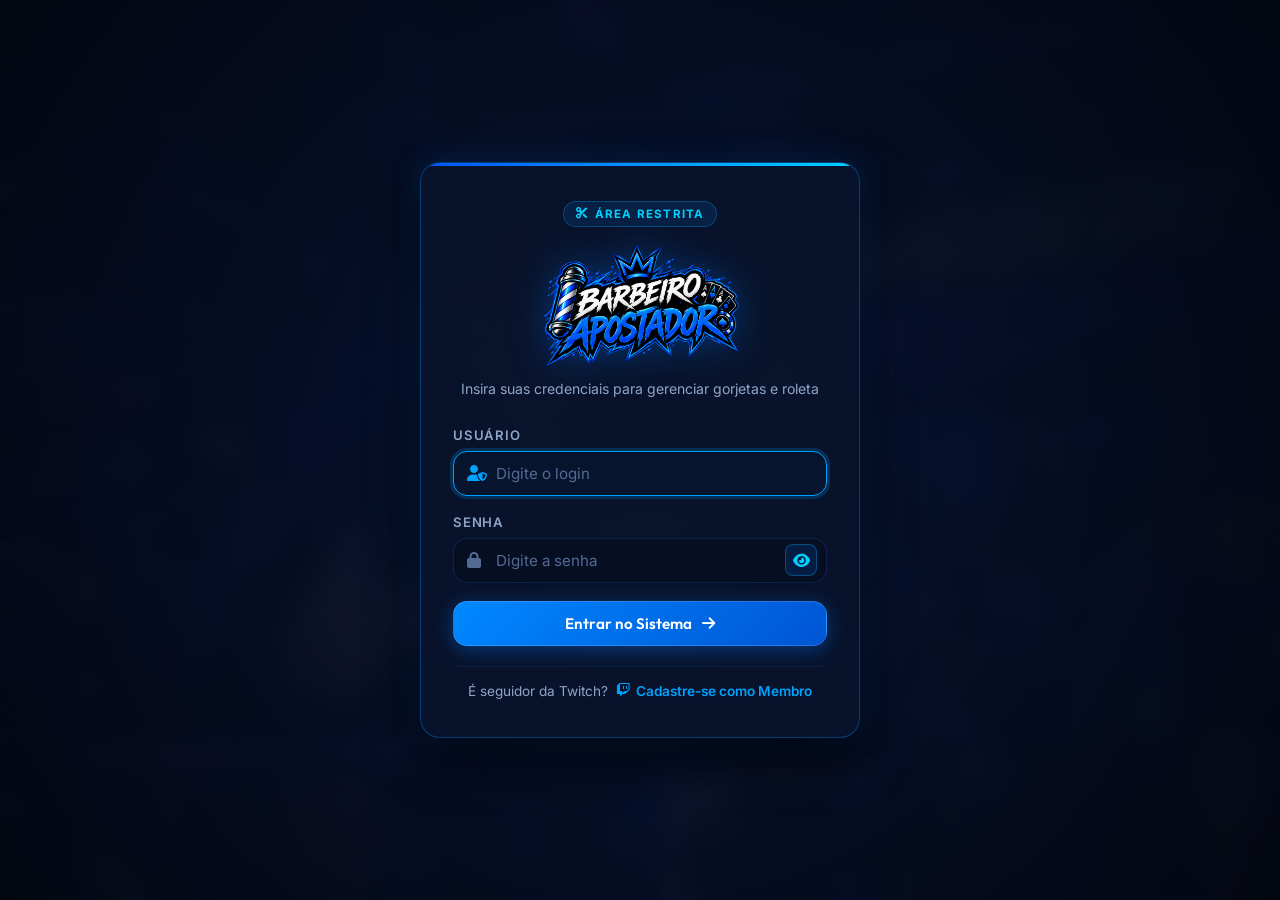
<file: index.html>
<!DOCTYPE html>
<html lang="pt-BR">
<head>
  <meta charset="UTF-8" />
  <meta name="viewport" content="width=device-width, initial-scale=1.0" />
  <title>Barbeiro Apostador</title>
  <meta name="description" content="Painel do Barbeiro Apostador para gerenciar gorjetas, membros e sorteios ao vivo." />
  <meta name="theme-color" content="#050a17" />
  <meta property="og:title" content="Barbeiro Apostador" />
  <meta property="og:description" content="Gerencie membros, gorjetas e sorteios da comunidade." />
  <meta property="og:image" content="images/logo.png" />
  <meta property="og:type" content="website" />
  <link rel="icon" type="image/png" href="images/logo.png" />
  
  <!-- Fontes do Google: Outfit & Inter -->
  <link rel="preconnect" href="https://fonts.googleapis.com">
  <link rel="preconnect" href="https://fonts.gstatic.com" crossorigin>
  <link href="https://fonts.googleapis.com/css2?family=Inter:wght@400;500;600;700&family=Outfit:wght@500;600;700;800;900&display=swap" rel="stylesheet">
  
  <!-- Ícones FontAwesome -->
  <link rel="stylesheet" href="https://cdnjs.cloudflare.com/ajax/libs/font-awesome/6.5.1/css/all.min.css" />
  
  <link rel="stylesheet" href="css/style.css" />
</head>
<body>
  <!-- Canvas de Fundo Animado -->
  <canvas id="bgCanvas"></canvas>

  <!-- TELA DE LOGIN (Sem estética genérica de IA, direto e limpo) -->
  <div id="loginOverlay" class="login-overlay active">
    <div class="login-card">
      <div class="login-header">
        <div class="brand-badge">
          <i class="fa-solid fa-scissors"></i>
          <span>ÁREA RESTRITA</span>
        </div>
        <img class="login-logo" src="images/logo.png" alt="Barbeiro Apostador" />
        <p class="brand-subtitle">Insira suas credenciais para gerenciar gorjetas e roleta</p>
      </div>

      <form id="loginForm" class="login-form" autocomplete="off">
        <div class="form-group">
          <label for="username">Usuário</label>
          <div class="input-wrapper">
            <i class="fa-solid fa-user-shield input-icon"></i>
            <input 
              type="text" 
              id="username" 
              placeholder="Digite o login" 
              required 
              autofocus
            />
          </div>
        </div>

        <div class="form-group">
          <label for="password">Senha</label>
          <div class="input-wrapper">
            <i class="fa-solid fa-lock input-icon"></i>
            <input 
              type="password" 
              id="password" 
              placeholder="Digite a senha" 
              required 
            />
            <button type="button" id="togglePasswordBtn" class="toggle-password" title="Mostrar/Ocultar senha" aria-label="Mostrar ou ocultar senha">
              <i class="fa-solid fa-eye"></i>
            </button>
          </div>
        </div>

        <div id="loginError" class="login-error hidden">
          <i class="fa-solid fa-triangle-exclamation"></i>
          <span>Usuário ou senha inválidos.</span>
        </div>

        <button type="submit" class="btn-primary btn-block" id="btnLogin">
          <span>Entrar no Sistema</span>
          <i class="fa-solid fa-arrow-right"></i>
        </button>

        <div class="login-footer-link">
          <span>É seguidor da Twitch?</span>
          <a href="membros.html" class="link-highlight"><i class="fa-brands fa-twitch"></i> Cadastre-se como Membro</a>
        </div>
      </form>
    </div>
  </div>

  <!-- APLICAÇÃO PRINCIPAL (Após Login) -->
  <div id="mainApp" class="main-app hidden">
    <!-- Header Superior -->
    <header class="app-header">
      <div class="header-content container">
        <div class="logo-area">
          <img class="site-logo" id="secretLogoTrigger" src="images/logo.png" alt="Barbeiro Apostador" title="" />
          <div class="logo-text">
            <span class="logo-status"><span class="status-dot"></span> Painel Ativo</span>
          </div>
        </div>

        <!-- Navegação entre Abas -->
        <nav class="nav-tabs" role="tablist">
          <button class="tab-btn active" id="tabBtnTips" data-target="tabTips" role="tab" aria-selected="true">
            <i class="fa-solid fa-money-bill-wave"></i>
            <span>Gorjetas</span>
            <span class="badge" id="tipsCountBadge">0</span>
          </button>
          <button class="tab-btn" id="tabBtnRoulette" data-target="tabRoulette" role="tab" aria-selected="false">
            <i class="fa-solid fa-dharmachakra"></i>
            <span>Roleta da Sorte</span>
            <span class="badge" id="rouletteCountBadge">0</span>
          </button>
          <button class="tab-btn" id="tabBtnSlots" data-target="tabSlots" role="tab" aria-selected="false">
            <i class="fa-solid fa-dice"></i>
            <span>Slots Aleatórios</span>
            <span class="badge" id="slotsCountBadge">0</span>
          </button>
          <button class="tab-btn" id="tabBtnMembers" data-target="tabMembers" role="tab" aria-selected="false">
            <i class="fa-solid fa-users"></i>
            <span>Membros</span>
            <span class="badge" id="membersCountBadge">0</span>
          </button>
          <button class="tab-btn" id="tabBtnBattles" data-target="tabBattles" role="tab" aria-selected="false">
            <i class="fa-solid fa-trophy"></i>
            <span>Batalhas</span>
          </button>
          <button class="tab-btn" id="tabBtnBank" data-target="tabBank" role="tab" aria-selected="false">
            <i class="fa-solid fa-vault"></i>
            <span>Banca</span>
          </button>
        </nav>

        <!-- Botão Sair -->
        <div class="user-action">
          <button id="btnLogout" class="btn-logout" title="Sair da conta">
            <i class="fa-solid fa-right-from-bracket"></i>
            <span class="hide-mobile">Sair</span>
          </button>
        </div>
      </div>
    </header>

    <!-- Conteúdo Principal -->
    <main class="app-main container">
      
      <!-- ================= ABA 1: GORJETAS ================= -->
      <section id="tabTips" class="tab-pane active">
        <div class="tips-layout">
          
          <!-- Formulário de Cadastro -->
          <div class="glass-card tip-form-card">
            <div class="card-header">
              <div class="header-icon"><i class="fa-solid fa-hand-holding-dollar"></i></div>
              <div>
                <h2>Registrar Gorjeta</h2>
                <p>Cadastre o cliente e o valor concedido</p>
              </div>
            </div>

            <form id="tipForm" class="tip-form">
              <div class="form-group">
                <label for="tipName">Nome da Pessoa</label>
                <div class="input-wrapper">
                  <i class="fa-solid fa-user input-icon"></i>
                  <input 
                    type="text" 
                    id="tipName" 
                    placeholder="Ex: João Silva" 
                    required 
                  />
                </div>
              </div>

              <div class="form-group">
                <label for="tipValue">Valor da Gorjeta (R$)</label>
                <div class="input-wrapper">
                  <span class="currency-prefix">R$</span>
                  <input 
                    type="number" 
                    id="tipValue" 
                    placeholder="0,00" 
                    step="0.01" 
                    min="0.01" 
                    required 
                  />
                </div>
              </div>

              <button type="submit" class="btn-primary btn-block">
                <i class="fa-solid fa-plus"></i>
                <span>Adicionar à Lista</span>
              </button>
            </form>

            <!-- Cards Resumo / Estatísticas Rápidas -->
            <div class="stats-grid">
              <div class="stat-card">
                <span class="stat-label">Total Arrecadado</span>
                <span class="stat-val stat-money" id="statTotalTips">R$ 0,00</span>
              </div>
              <div class="stat-card">
                <span class="stat-label">Cadastrados</span>
                <span class="stat-val" id="statTotalCount">0</span>
              </div>
              <div class="stat-card">
                <span class="stat-label">Maior Gorjeta</span>
                <span class="stat-val stat-highlight" id="statMaxTip">R$ 0,00</span>
              </div>
            </div>

            <!-- Ações Rápidas -->
            <div class="tip-quick-actions">
              <button type="button" id="btnSyncToRoulette" class="btn-secondary btn-block">
                <i class="fa-solid fa-share-nodes"></i>
                <span>Enviar Nomes para a Roleta</span>
              </button>
            </div>
          </div>

          <!-- Listagem das Gorjetas -->
          <div class="glass-card tip-list-card">
            <div class="card-header justify-between">
              <div class="flex-align">
                <div class="header-icon"><i class="fa-solid fa-list-check"></i></div>
                <div>
                  <h2>Lista de Gorjetas</h2>
                  <p>Histórico das gorjetas registradas</p>
                </div>
              </div>

              <div class="list-header-actions">
                <button type="button" id="btnClearAllTips" class="btn-outline-danger" title="Limpar todas as gorjetas">
                  <i class="fa-regular fa-trash-can"></i>
                  <span class="hide-mobile">Limpar Lista</span>
                </button>
              </div>
            </div>

            <!-- Tabela / Lista -->
            <div class="table-responsive">
              <table class="tips-table" id="tipsTable">
                <thead>
                  <tr>
                    <th>#</th>
                    <th>Pessoa</th>
                    <th>Valor</th>
                    <th>Horário</th>
                    <th class="text-right">Ação</th>
                  </tr>
                </thead>
                <tbody id="tipsTableBody">
                  <!-- Inserido dinamicamente via JS -->
                </tbody>
              </table>
            </div>

            <!-- Estado Vazio -->
            <div id="emptyTipsState" class="empty-state">
              <div class="empty-icon"><i class="fa-solid fa-wallet"></i></div>
              <h3>Nenhuma gorjeta registrada ainda</h3>
              <p>Cadastre um nome e valor no formulário ao lado para começar a lista!</p>
            </div>
          </div>

        </div>
      </section>

      <!-- ================= ABA 2: ROLETA ================= -->
      <section id="tabRoulette" class="tab-pane">
        <div class="roulette-layout">
          
          <!-- Área da Roleta -->
          <div class="glass-card wheel-stage-card">
            <div class="wheel-stage-header">
              <h2>Roleta da Sorte</h2>
              <p>Gire para sortear o participante premiado</p>
            </div>

            <div class="wheel-wrapper">
              <!-- Indicador / Ponteiro Luminoso -->
              <div class="wheel-pointer-container">
                <div class="wheel-pointer" id="wheelPointer"></div>
              </div>

              <!-- Canvas da Roleta -->
              <canvas id="rouletteCanvas" width="480" height="480"></canvas>

              <!-- Botão Central Decorativo ou de Giro -->
              <button type="button" id="btnSpinCenter" class="wheel-center-hub" title="Girar a Roleta">
                <i class="fa-solid fa-play"></i>
                <span>GIRAR</span>
              </button>
            </div>

            <!-- Botões de Controle da Roleta -->
            <div class="wheel-controls">
              <button type="button" id="btnSpin" class="btn-spin">
                <i class="fa-solid fa-arrows-rotate spin-icon"></i>
                <span>GIRAR ROLETA</span>
              </button>
              
              <button type="button" id="btnShuffle" class="btn-secondary" title="Embaralhar fatias">
                <i class="fa-solid fa-shuffle"></i>
                <span>Embaralhar</span>
              </button>
            </div>
          </div>

          <!-- Painel de Gerenciamento de Participantes da Roleta -->
          <div class="glass-card wheel-participants-card">
            <div class="card-header justify-between">
              <div class="flex-align">
                <div class="header-icon"><i class="fa-solid fa-users-gear"></i></div>
                <div>
                  <h2>Participantes da Roleta</h2>
                  <p>Quem está concorrendo no sorteio</p>
                </div>
              </div>
              <button type="button" id="btnClearRoulette" class="btn-outline-danger btn-sm" title="Esvaziar roleta">
                <i class="fa-regular fa-trash-can"></i>
              </button>
            </div>

            <!-- Adicionar Nome Direto na Roleta -->
            <form id="addParticipantForm" class="add-participant-form">
              <div class="input-wrapper">
                <i class="fa-solid fa-user-plus input-icon"></i>
                <input 
                  type="text" 
                  id="directParticipantName" 
                  placeholder="Novo participante..." 
                  required 
                />
              </div>
              <button type="submit" class="btn-primary" title="Adicionar à roleta">
                <i class="fa-solid fa-plus"></i>
              </button>
            </form>

            <div class="sync-banner">
              <button type="button" id="btnSyncFromTipsAgain" class="sync-banner-btn">
                <i class="fa-solid fa-arrows-rotate"></i>
                <span>Puxar nomes cadastrados nas gorjetas</span>
              </button>
            </div>

            <div class="participants-section-header">
              <span>Nomes na Roleta (<strong id="rouletteCountText">0</strong>)</span>
              <span class="info-tip">Clique no <i class="fa-solid fa-xmark"></i> para retirar</span>
            </div>

            <!-- Lista de Itens com opção de Retirar -->
            <div class="participants-list" id="participantsList">
              <!-- Renderizado dinamicamente via JS -->
            </div>

            <!-- Estado Vazio da Roleta -->
            <div id="emptyRouletteState" class="empty-state small">
              <i class="fa-solid fa-user-slash empty-icon"></i>
              <p>Nenhum participante adicionado.<br>Adicione acima ou puxe da lista de gorjetas.</p>
            </div>

            <div class="roulette-history-section">
              <div class="participants-section-header">
                <span>Histórico de vencedores</span>
                <button type="button" id="btnClearRouletteHistory" class="btn-text-danger hidden">Limpar</button>
              </div>
              <div id="rouletteHistoryList" class="roulette-history-list"></div>
              <div id="emptyRouletteHistory" class="empty-state small">
                <i class="fa-solid fa-clock-rotate-left empty-icon"></i>
                <p>Nenhum sorteio realizado ainda.</p>
              </div>
            </div>
          </div>

        </div>
      </section>

      <!-- ================= ABA 3: SLOTS ALEATÓRIOS ================= -->
      <section id="tabSlots" class="tab-pane">
        <div class="slots-layout">
          <div class="glass-card slots-machine-card">
            <div class="slots-heading">
              <span class="slots-kicker"><i class="fa-solid fa-wand-magic-sparkles"></i> SORTEIO AO VIVO</span>
              <h2>Slots Aleatórios</h2>
              <p>Deixe o cassino escolher qual jogo vem agora.</p>
            </div>

            <div class="slot-machine" aria-live="polite">
              <div class="slot-lights" aria-hidden="true"></div>
              <div class="slot-card-stage">
                <div class="slot-card-glow" aria-hidden="true"></div>
                <div class="slot-draw-card" id="slotDrawCard">
                  <span class="slot-card-suit"><i class="fa-solid fa-dice"></i></span>
                  <strong id="slotCardGame">Adicione seus jogos</strong>
                  <small id="slotCardStatus">PRONTO PARA SORTEAR</small>
                </div>
              </div>
              <div class="slot-result-label" id="slotResultLabel">Adicione jogos e puxe a alavanca</div>
            </div>

            <button type="button" class="btn-slot-spin" id="btnSpinSlot">
              <i class="fa-solid fa-dice"></i>
              <span>SORTEAR JOGO</span>
            </button>
          </div>

          <div class="glass-card slots-list-card hidden">
            <div class="card-header justify-between">
              <div class="flex-align">
                <div class="header-icon"><i class="fa-solid fa-gamepad"></i></div>
                <div>
                  <h2>Jogos do sorteio</h2>
                  <p>Cadastre um jogo por linha</p>
                </div>
              </div>
              <button type="button" id="btnClearSlots" class="btn-outline-danger btn-sm" title="Limpar jogos">
                <i class="fa-regular fa-trash-can"></i>
              </button>
            </div>

            <form id="slotForm" class="slot-form hidden">
              <div class="input-wrapper">
                <i class="fa-solid fa-plus input-icon"></i>
                <input type="text" id="slotGameInput" maxlength="60" placeholder="Ex: Sweet Bonanza" required />
              </div>
              <button type="submit" class="btn-primary" title="Adicionar jogo">
                <i class="fa-solid fa-plus"></i>
              </button>
            </form>

            <div class="slots-bulk-tip"><i class="fa-solid fa-cloud"></i> Lista compartilhada para todos os acessos.</div>
            <textarea id="slotBulkInput" class="slot-bulk-input hidden" rows="4" placeholder="Ex:&#10;Fortune Tiger&#10;Gates of Olympus&#10;Big Bass Splash"></textarea>
            <button type="button" id="btnAddBulkSlots" class="btn-secondary btn-block hidden"><i class="fa-solid fa-list"></i><span>Adicionar lista</span></button>

            <div class="slots-list-header">
              <span>Na máquina (<strong id="slotsCountText">0</strong>)</span>
              <span class="info-tip">Clique no <i class="fa-solid fa-xmark"></i> para retirar</span>
            </div>
            <div id="slotsList" class="slots-list"></div>
            <div id="emptySlotsState" class="empty-state small">
              <i class="fa-solid fa-dice empty-icon"></i>
              <p>Nenhum jogo cadastrado ainda.</p>
            </div>
          </div>
        </div>
      </section>

      <!-- ================= ABA 4: MEMBROS CADASTRADOS ================= -->
      <section id="tabMembers" class="tab-pane">
        <div class="members-dashboard-layout">
          
          <!-- Cabeçalho da Aba de Membros -->
          <div class="glass-card members-header-card">
            <div class="members-header-top">
              <div class="members-title-group">
                <div class="header-icon"><i class="fa-solid fa-users-viewfinder"></i></div>
                <div>
                  <h2>Membros Cadastrados</h2>
                  <p>Inscritos através da página pública <a href="membros.html" target="_blank" class="link-route">/membros <i class="fa-solid fa-arrow-up-right-from-square"></i></a></p>
                </div>
              </div>

              <div class="members-actions-group">
                <a href="membros.html" target="_blank" class="btn-secondary" title="Abrir página pública de inscrição">
                  <i class="fa-solid fa-user-plus"></i>
                  <span>Página /membros</span>
                </a>
                <button type="button" id="btnClearAllMembers" class="btn-outline-danger" title="Excluir todos os membros cadastrados">
                  <i class="fa-regular fa-trash-can"></i>
                  <span>Excluir Todos</span>
                </button>
              </div>
            </div>

            <!-- Barra de Ferramentas / Busca e Ações Rápidas -->
            <div class="members-toolbar">
              <div class="input-wrapper search-wrapper">
                <i class="fa-solid fa-magnifying-glass input-icon"></i>
                <input 
                  type="text" 
                  id="membersSearchInput" 
                  placeholder="Pesquisar por nome, e-mail ou nick da Twitch..." 
                />
                <button type="button" id="btnClearSearch" class="btn-clear-search hidden" title="Limpar pesquisa">
                  <i class="fa-solid fa-xmark"></i>
                </button>
              </div>

              <div class="members-stats-chips">
                <div class="stat-chip">
                  <span class="chip-label">Total Cadastrados:</span>
                  <strong id="statMembersTotal" class="chip-value">0</strong>
                </div>
                <button type="button" id="btnSyncMembersToRoulette" class="btn-secondary btn-sm" title="Enviar todos os nomes para a Roleta">
                  <i class="fa-solid fa-share-nodes"></i>
                  <span>Enviar para a Roleta</span>
                </button>
              </div>
            </div>
          </div>

          <!-- Grid de Cards dos Membros Cadastrados -->
          <div class="members-cards-grid" id="membersCardsGrid">
            <!-- Cards inseridos dinamicamente via JS -->
          </div>

          <!-- Estado Vazio quando não há membros -->
          <div id="emptyMembersState" class="glass-card empty-members-card hidden">
            <div class="empty-icon"><i class="fa-brands fa-twitch"></i></div>
            <h3>Nenhum membro cadastrado ainda</h3>
            <p>Os usuários que se cadastrarem na rota <code>/membros</code> aparecerão automaticamente aqui com opções de exclusão e envio de gorjeta.</p>
            <div class="empty-actions">
              <a href="membros.html" target="_blank" class="btn-primary">
                <i class="fa-solid fa-arrow-up-right-from-square"></i>
                <span>Abrir Página de Cadastro</span>
              </a>
              <button type="button" id="btnCopyMemberLink" class="btn-secondary">
                <i class="fa-regular fa-copy"></i>
                <span id="copyLinkText">Copiar Link /membros</span>
              </button>
            </div>
          </div>

        </div>
      </section>

      <!-- ================= ABA 4: BATALHAS ================= -->
      <section id="tabBattles" class="tab-pane">
        <div class="battles-layout">
          <div class="glass-card battle-setup-card">
            <div class="card-header">
              <div class="header-icon battle-icon"><i class="fa-solid fa-trophy"></i></div>
              <div>
                <h2>Chave de Batalhas</h2>
                <p>Monte um mata-mata no estilo Copa do Mundo</p>
              </div>
            </div>

            <div id="battleSetup">
              <div class="battle-rule-note">
                <i class="fa-solid fa-circle-info"></i>
                <span>Escolha apenas quantidades pares em potência de 2: 2, 4, 8, 16 ou 32 participantes.</span>
              </div>

              <div class="form-group">
                <label for="battleParticipantCount">Quantidade de participantes</label>
                <div class="input-wrapper">
                  <i class="fa-solid fa-users input-icon"></i>
                  <select id="battleParticipantCount" class="battle-select">
                    <option value="2">2 participantes</option>
                    <option value="4">4 participantes</option>
                    <option value="8">8 participantes</option>
                    <option value="16">16 participantes</option>
                    <option value="32">32 participantes</option>
                  </select>
                </div>
              </div>

              <div class="battle-picker-header">
                <div>
                  <h3>Participantes cadastrados</h3>
                  <p id="battlePickerHint">Selecione 2 pessoas para começar.</p>
                </div>
                <span class="battle-selection-count" id="battleSelectionCount">0/2</span>
              </div>
              <div class="battle-participants-picker" id="battleParticipantsPicker"></div>
              <div class="battle-empty-state hidden" id="battleEmptyState">
                <i class="fa-solid fa-user-plus"></i>
                <p>Nenhum membro cadastrado. Cadastre participantes pela página de membros para montar a batalha.</p>
              </div>
              <button type="button" class="btn-primary btn-block" id="btnStartBattle" disabled>
                <i class="fa-solid fa-play"></i>
                <span>Iniciar Batalha</span>
              </button>
            </div>

            <button type="button" class="btn-secondary battle-cancel-button hidden" id="btnCancelBattle">
              <i class="fa-solid fa-arrow-left"></i>
              <span>Voltar e excluir batalha</span>
            </button>

            <div id="battleChampionState" class="battle-champion-state hidden">
              <div class="champion-cup"><i class="fa-solid fa-trophy"></i></div>
              <span class="champion-kicker">CAMPEÃO DA BATALHA</span>
              <h2 id="battleChampionName"></h2>
              <p>Vitória confirmada em todas as rodadas!</p>
              <button type="button" class="btn-secondary" id="btnNewBattle">
                <i class="fa-solid fa-rotate"></i>
                <span>Nova Batalha</span>
              </button>
            </div>
          </div>

          <div class="glass-card battle-bracket-card">
            <div class="battle-bracket-header">
              <div>
                <span class="eyebrow-label"><i class="fa-solid fa-sitemap"></i> CHAVEAMENTO</span>
                <h2 id="battleRoundTitle">Aguardando participantes</h2>
              </div>
              <span class="battle-round-badge" id="battleRoundBadge">MATA-MATA</span>
            </div>
            <div class="battle-bracket" id="battleBracket">
              <div class="battle-placeholder">
                <i class="fa-solid fa-shield-halved"></i>
                <p>Escolha os participantes para gerar a chave.</p>
              </div>
            </div>
          </div>
        </div>
      </section>

      <!-- ================= ABA 5: GESTÃO DE BANCA ================= -->
      <section id="tabBank" class="tab-pane">
        <div class="bank-layout">
          <div class="glass-card bank-control-card">
            <div class="card-header">
              <div class="header-icon bank-icon"><i class="fa-solid fa-vault"></i></div>
              <div>
                <h2>Gestão de Banca</h2>
                <p>Controle depósitos, saques e saldo do cassino</p>
              </div>
            </div>

            <div class="bank-balance-panel">
              <span class="bank-balance-label">Saldo disponível</span>
              <strong id="bankBalance">R$ 0,00</strong>
              <span class="bank-balance-caption">Saques recebidos menos depósitos realizados</span>
            </div>

            <div class="bank-summary-grid">
              <div class="bank-summary-item deposit-summary">
                <span><i class="fa-solid fa-arrow-down"></i> Total investido</span>
                <strong id="bankTotalDeposits">R$ 0,00</strong>
              </div>
              <div class="bank-summary-item withdraw-summary">
                <span><i class="fa-solid fa-arrow-up"></i> Total recebido</span>
                <strong id="bankTotalWithdrawals">R$ 0,00</strong>
              </div>
            </div>

            <form id="bankTransactionForm" class="bank-transaction-form">
              <div class="bank-form-heading">
                <h3>Registrar movimentação</h3>
                <p>O saldo é atualizado na hora.</p>
              </div>
              <div class="form-group">
                <label for="bankTransactionType">Tipo de movimentação</label>
                <div class="input-wrapper">
                  <i class="fa-solid fa-right-left input-icon"></i>
                  <select id="bankTransactionType" class="bank-select">
                    <option value="deposit">Depósito</option>
                    <option value="withdrawal">Saque</option>
                  </select>
                </div>
              </div>
              <div class="form-group">
                <label for="bankTransactionAmount">Valor (R$)</label>
                <div class="input-wrapper">
                  <span class="currency-prefix">R$</span>
                  <input type="number" id="bankTransactionAmount" min="0.01" step="0.01" placeholder="0,00" required />
                </div>
              </div>
              <div class="form-group">
                <label for="bankTransactionNote">Descrição <span class="field-hint">Opcional</span></label>
                <div class="input-wrapper">
                  <i class="fa-solid fa-note-sticky input-icon"></i>
                  <input type="text" id="bankTransactionNote" maxlength="80" placeholder="Ex: Caixa inicial do dia" />
                </div>
              </div>
              <div id="bankTransactionError" class="login-error hidden" role="alert">
                <i class="fa-solid fa-triangle-exclamation"></i>
                <span></span>
              </div>
              <button type="submit" class="btn-primary btn-block">
                <i class="fa-solid fa-plus"></i>
                <span>Registrar movimentação</span>
              </button>
            </form>
          </div>

          <div class="glass-card bank-history-card">
            <div class="bank-history-header">
              <div class="card-header">
                <div class="header-icon"><i class="fa-solid fa-receipt"></i></div>
                <div>
                  <h2>Histórico da banca</h2>
                  <p>Movimentações registradas neste painel</p>
                </div>
              </div>
              <button type="button" id="btnClearBank" class="btn-outline-danger" title="Limpar histórico da banca">
                <i class="fa-regular fa-trash-can"></i>
                <span>Limpar</span>
              </button>
            </div>
            <div id="bankHistoryList" class="bank-history-list"></div>
            <div id="bankEmptyState" class="bank-empty-state">
              <i class="fa-solid fa-scale-balanced"></i>
              <h3>Nenhuma movimentação ainda</h3>
              <p>Registre um depósito para começar a acompanhar sua banca.</p>
            </div>
          </div>
        </div>
      </section>

    </main>

    <div id="tipCelebration" class="tip-celebration" aria-live="polite">
      <div class="tip-jackpot-flash"></div>
      <div class="tip-casino-sparks" aria-hidden="true">
        <i class="fa-solid fa-star"></i>
        <i class="fa-solid fa-star"></i>
        <i class="fa-solid fa-star"></i>
        <i class="fa-solid fa-star"></i>
        <i class="fa-solid fa-star"></i>
        <i class="fa-solid fa-star"></i>
      </div>
      <div class="tip-casino-ring"></div>
      <div class="tip-casino-card tip-casino-card-left"><i class="fa-solid fa-spade"></i></div>
      <div class="tip-casino-card tip-casino-card-right"><i class="fa-solid fa-diamond"></i></div>
      <div class="tip-casino-chip tip-casino-chip-left">BA</div>
      <div class="tip-casino-chip tip-casino-chip-right">$</div>
      <div class="tip-celebration-burst"><i class="fa-solid fa-coins"></i></div>
      <span class="tip-celebration-kicker"><i class="fa-solid fa-star"></i> JACKPOT DA LIVE <i class="fa-solid fa-star"></i></span>
      <span class="tip-celebration-label">GORJETA REGISTRADA</span>
      <strong id="tipCelebrationName"></strong>
      <span id="tipCelebrationValue"></span>
    </div>

    <!-- Rodapé Oficial com Link da Twitch -->
    <footer class="app-footer">
      <div class="container footer-content">
        <div class="footer-brand">
          <i class="fa-solid fa-dice"></i>
          <strong>Barbeiro Apostador</strong> &bull; Todos os direitos reservados
        </div>

        <div class="footer-twitch">
          <a 
            href="https://www.twitch.tv/barbeiroapostador01" 
            target="_blank" 
            rel="noopener noreferrer" 
            class="twitch-link"
            id="twitchLink"
          >
            <i class="fa-brands fa-twitch twitch-icon"></i>
            <span class="twitch-label">Acompanhe na Twitch:</span>
            <span class="twitch-handle">@barbeiroapostador01</span>
            <i class="fa-solid fa-arrow-up-right-from-square external-icon"></i>
          </a>
        </div>
      </div>
    </footer>
  </div>

  <!-- MODAL DO VENCEDOR (Sortudo da Roleta) -->
  <div id="winnerModal" class="modal-overlay hidden">
    <div class="modal-card">
      <div class="modal-glow"></div>
      <div class="trophy-badge">
        <i class="fa-solid fa-trophy"></i>
      </div>
      <span class="winner-subtitle">TEMOS UM VENCEDOR!</span>
      <h2 id="winnerName" class="winner-name">Nome do Vencedor</h2>
      <p class="winner-desc">O participante foi sorteado com sucesso na roleta.</p>

      <div class="modal-actions">
        <button type="button" id="btnRemoveWinnerFromRoulette" class="btn-danger">
          <i class="fa-solid fa-user-minus"></i>
          <span>Retirar da Roleta</span>
        </button>
        <button type="button" id="btnKeepWinnerInRoulette" class="btn-primary">
          <i class="fa-solid fa-check"></i>
          <span>Manter na Roleta</span>
        </button>
      </div>
    </div>
  </div>

  <!-- MENU SECRETO DE GERENCIAMENTO DOS SLOTS -->
  <div id="slotAdminModal" class="modal-overlay hidden">
    <div class="modal-card slot-admin-card">
      <button type="button" id="btnCloseSlotAdmin" class="modal-close" title="Fechar menu"><i class="fa-solid fa-xmark"></i></button>
      <div class="trophy-badge slot-admin-badge"><i class="fa-solid fa-cloud-arrow-up"></i></div>
      <span class="winner-subtitle">GERENCIAR SLOTS</span>
      <h2 class="winner-name">Lista compartilhada</h2>
      <p class="winner-desc">Edite todos os jogos abaixo. A lista será salva para todos no Supabase.</p>
      <textarea id="slotAdminInput" class="slot-admin-input" rows="10" placeholder="Um jogo por linha"></textarea>
      <div id="slotAdminStatus" class="slot-admin-status" aria-live="polite"></div>
      <div class="modal-actions">
        <button type="button" id="btnClearSlotAdmin" class="btn-outline-danger"><i class="fa-regular fa-trash-can"></i><span>Limpar lista</span></button>
        <button type="button" id="btnSaveSlotAdmin" class="btn-primary"><i class="fa-solid fa-cloud-arrow-up"></i><span>Salvar lista</span></button>
      </div>
    </div>
  </div>

  <!-- MODAL: DAR GORJETA AO MEMBRO -->
  <div id="memberTipModal" class="modal-overlay hidden">
    <div class="modal-card modal-tip-card">
      <div class="modal-header-simple">
        <div class="tip-modal-badge">
          <i class="fa-solid fa-hand-holding-dollar"></i>
        </div>
        <button type="button" class="btn-close-modal" id="btnCloseMemberTipModal" title="Fechar">
          <i class="fa-solid fa-xmark"></i>
        </button>
      </div>

      <h3 class="modal-tip-title">Dar Gorjeta ao Membro</h3>
      <p class="modal-tip-subtitle">
        Destinar gorjeta para <strong id="tipModalMemberName">Nome</strong> 
        (<span id="tipModalMemberTwitch" class="modal-twitch-tag">@twitch</span>)
      </p>

      <form id="memberTipForm" class="member-tip-form">
        <input type="hidden" id="tipModalMemberId" value="" />
        
        <label for="tipModalValue" class="tip-value-label">Valor da Gorjeta (R$)</label>
        <div class="input-wrapper mb-3">
          <span class="currency-prefix">R$</span>
          <input 
            type="number" 
            id="tipModalValue" 
            placeholder="0,00" 
            step="0.01" 
            min="0.01" 
            required 
          />
        </div>

        <!-- Atalhos de valores rápidos -->
        <div class="quick-values-label">Sugestões rápidas:</div>
        <div class="quick-value-chips">
          <button type="button" class="quick-val-btn" data-val="5">R$ 5</button>
          <button type="button" class="quick-val-btn" data-val="10">R$ 10</button>
          <button type="button" class="quick-val-btn" data-val="20">R$ 20</button>
          <button type="button" class="quick-val-btn" data-val="50">R$ 50</button>
          <button type="button" class="quick-val-btn" data-val="100">R$ 100</button>
        </div>

        <div class="modal-actions-grid">
          <button type="button" id="btnCancelMemberTip" class="btn-secondary">
            <span>Cancelar</span>
          </button>
          <button type="submit" class="btn-primary" id="btnConfirmMemberTip">
            <i class="fa-solid fa-check"></i>
            <span>Confirmar Gorjeta</span>
          </button>
        </div>
      </form>
    </div>
  </div>

  <!-- Canvas de Confetes -->
  <canvas id="confettiCanvas"></canvas>

  <!-- Scripts -->
  <script src="js/background.js"></script>
  <script src="js/supabase-config.js"></script>
  <script src="js/members.js"></script>
  <script src="js/roulette.js"></script>
  <script src="js/app.js"></script>
</body>
</html>
</file>
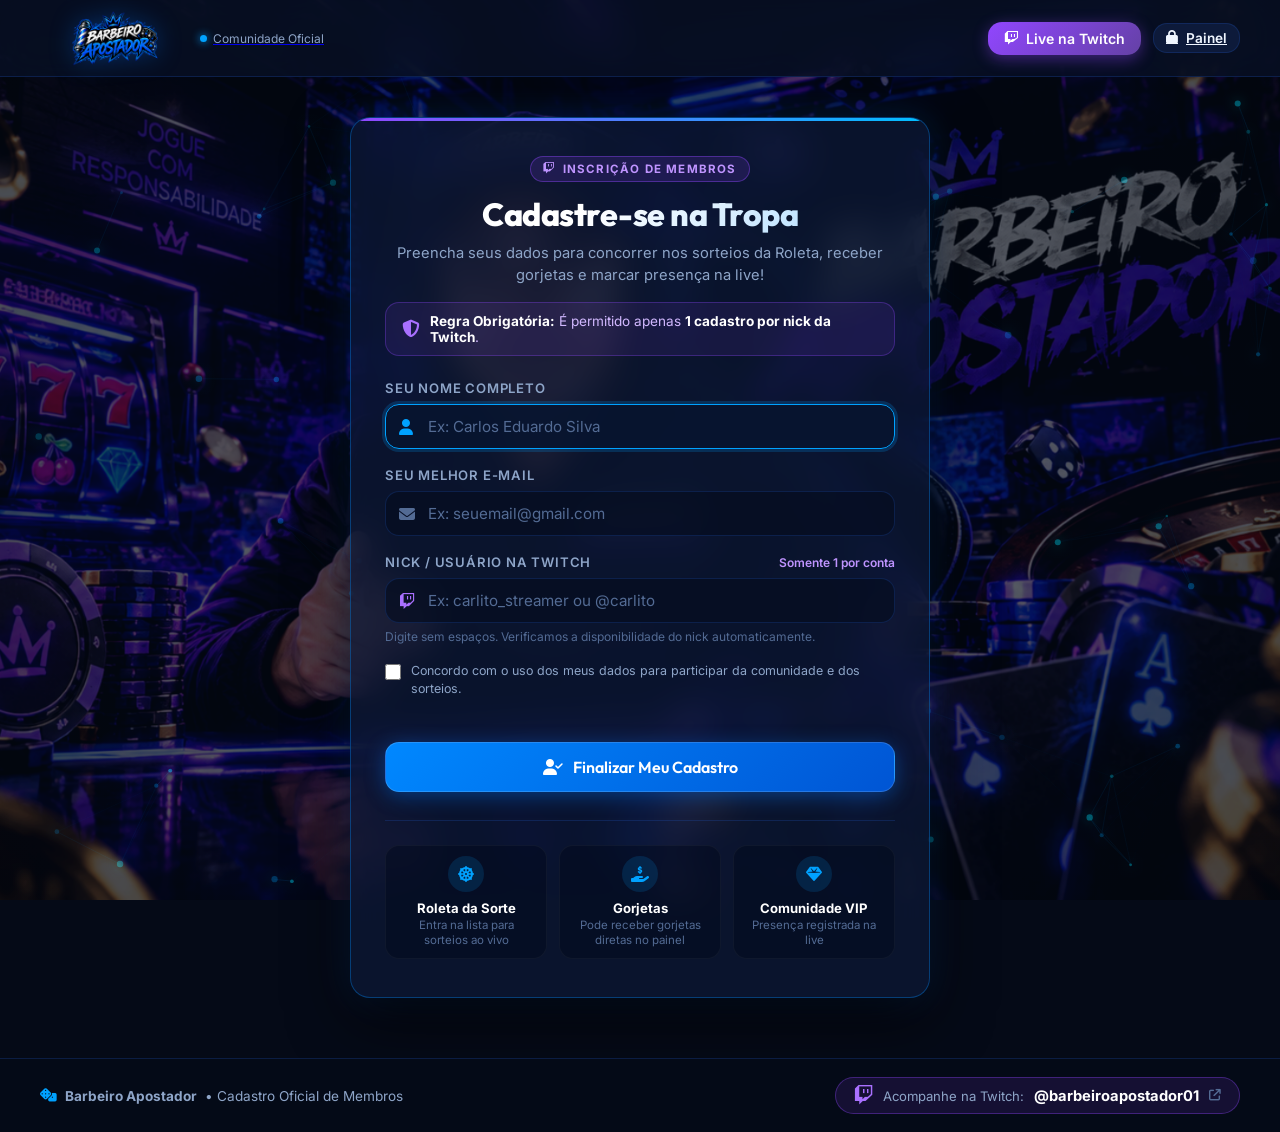
<file: membros/index.html>
<!DOCTYPE html>
<html lang="pt-BR">

<head>
  <meta charset="UTF-8" />
  <meta name="viewport" content="width=device-width, initial-scale=1.0" />
  <title>Cadastro de Membros | Barbeiro Apostador</title>
  <meta name="description" content="Cadastre-se na comunidade Barbeiro Apostador e participe dos sorteios ao vivo." />
  <meta name="theme-color" content="#050a17" />
  <meta property="og:title" content="Cadastro de Membros | Barbeiro Apostador" />
  <meta property="og:description" content="Entre para a comunidade e participe dos sorteios ao vivo." />
  <meta property="og:image" content="../images/logo.png" />
  <meta property="og:type" content="website" />
  <link rel="icon" type="image/png" href="../images/logo.png" />

  <!-- Fontes do Google: Outfit & Inter -->
  <link rel="preconnect" href="https://fonts.googleapis.com">
  <link rel="preconnect" href="https://fonts.gstatic.com" crossorigin>
  <link
    href="https://fonts.googleapis.com/css2?family=Inter:wght@400;500;600;700&family=Outfit:wght@500;600;700;800;900&display=swap"
    rel="stylesheet">

  <!-- Ícones FontAwesome -->
  <link rel="stylesheet" href="https://cdnjs.cloudflare.com/ajax/libs/font-awesome/6.5.1/css/all.min.css" />

  <!-- Estilos Principais -->
  <link rel="stylesheet" href="../css/style.css" />
</head>

<body class="members-page-body">
  <!-- Canvas de Fundo Animado -->
  <canvas id="bgCanvas"></canvas>
  <canvas id="confettiCanvas"></canvas>

  <div class="members-page-wrapper">
    <!-- Header Simples e Elegante -->
    <header class="members-header">
      <div class="container members-header-content">
        <a href="../index.html" class="logo-area" title="Página Inicial">
          <img class="site-logo" src="../images/logo.png" alt="Barbeiro Apostador" />
          <div class="logo-text">
            <span class="logo-status"><span class="status-dot"></span> Comunidade Oficial</span>
          </div>
        </a>

        <div class="members-header-actions">
          <a href="https://www.twitch.tv/barbeiroapostador01" target="_blank" rel="noopener noreferrer"
            class="btn-twitch-nav">
            <i class="fa-brands fa-twitch"></i>
            <span>Live na Twitch</span>
          </a>
          <a href="../index.html" class="btn-secondary btn-sm" title="Acessar painel administrativo">
            <i class="fa-solid fa-lock"></i>
            <span>Painel</span>
          </a>
        </div>
      </div>
    </header>

    <!-- Conteúdo Principal / Card de Cadastro -->
    <main class="container members-main-content">
      <div class="members-card-container">

        <div class="glass-card member-register-card">
          <div class="register-header">
            <div class="brand-badge badge-twitch">
              <i class="fa-brands fa-twitch"></i>
              <span>INSCRIÇÃO DE MEMBROS</span>
            </div>
            <h2 class="register-title">Cadastre-se na Tropa</h2>
            <p class="register-subtitle">
              Preencha seus dados para concorrer nos sorteios da Roleta, receber gorjetas e marcar presença na live!
            </p>

            <div class="twitch-rule-notice">
              <i class="fa-solid fa-shield-halved rule-icon"></i>
              <span><strong>Regra Obrigatória:</strong> É permitido apenas <strong>1 cadastro por nick da
                  Twitch</strong>.</span>
            </div>
          </div>

          <!-- Formulário -->
          <form id="memberRegisterForm" class="member-register-form" autocomplete="off">
            <!-- Mensagem de Erro -->
            <div id="registerError" class="login-error hidden" role="alert">
              <i class="fa-solid fa-triangle-exclamation"></i>
              <span id="registerErrorText">Mensagem de erro</span>
            </div>

            <!-- Mensagem de Sucesso -->
            <div id="registerSuccess" class="register-success-box hidden" role="alert">
              <div class="success-icon-badge">
                <i class="fa-solid fa-circle-check"></i>
              </div>
              <div class="success-content">
                <h4>Cadastro Confirmado!</h4>
                <p id="registerSuccessText">Você já está cadastrado na lista de membros do Barbeiro Apostador.</p>
                <div class="registered-details" id="registeredDetails"></div>
              </div>
            </div>

            <!-- Campo Nome -->
            <div class="form-group">
              <label for="memberName">Seu Nome Completo</label>
              <div class="input-wrapper">
                <i class="fa-solid fa-user input-icon"></i>
                <input type="text" id="memberName" name="name" placeholder="Ex: Carlos Eduardo Silva" required
                  autofocus />
              </div>
            </div>

            <!-- Campo E-mail -->
            <div class="form-group">
              <label for="memberEmail">Seu Melhor E-mail</label>
              <div class="input-wrapper">
                <i class="fa-solid fa-envelope input-icon"></i>
                <input type="email" id="memberEmail" name="email" placeholder="Ex: seuemail@gmail.com" required />
              </div>
            </div>

            <!-- Campo Nick Twitch -->
            <div class="form-group">
              <div class="label-with-tip">
                <label for="memberTwitch">Nick / Usuário na Twitch</label>
                <span class="field-hint">Somente 1 por conta</span>
              </div>
              <div class="input-wrapper">
                <i class="fa-brands fa-twitch input-icon twitch-field-icon"></i>
                <input type="text" id="memberTwitch" name="twitch" placeholder="Ex: carlito_streamer ou @carlito"
                  required />
              </div>
              <small class="input-help">Digite sem espaços. Verificamos a disponibilidade do nick
                automaticamente.</small>
            </div>

            <label class="consent-check" for="memberConsent">
              <input type="checkbox" id="memberConsent" required />
              <span>Concordo com o uso dos meus dados para participar da comunidade e dos sorteios.</span>
            </label>

            <button type="submit" class="btn-primary btn-block btn-register-action" id="btnSubmitMember">
              <i class="fa-solid fa-user-check"></i>
              <span>Finalizar Meu Cadastro</span>
            </button>
          </form>

          <!-- Vantagens de ser Membro -->
          <div class="member-perks-grid">
            <div class="perk-item">
              <div class="perk-icon"><i class="fa-solid fa-dharmachakra"></i></div>
              <div class="perk-text">
                <strong>Roleta da Sorte</strong>
                <span>Entra na lista para sorteios ao vivo</span>
              </div>
            </div>
            <div class="perk-item">
              <div class="perk-icon"><i class="fa-solid fa-hand-holding-dollar"></i></div>
              <div class="perk-text">
                <strong>Gorjetas</strong>
                <span>Pode receber gorjetas diretas no painel</span>
              </div>
            </div>
            <div class="perk-item">
              <div class="perk-icon"><i class="fa-solid fa-gem"></i></div>
              <div class="perk-text">
                <strong>Comunidade VIP</strong>
                <span>Presença registrada na live</span>
              </div>
            </div>
          </div>

        </div>

      </div>
    </main>

    <!-- Rodapé -->
    <footer class="app-footer">
      <div class="container footer-content">
        <div class="footer-brand">
          <i class="fa-solid fa-dice"></i>
          <strong>Barbeiro Apostador</strong> &bull; Cadastro Oficial de Membros
        </div>
        <div class="footer-twitch">
          <a href="https://www.twitch.tv/barbeiroapostador01" target="_blank" rel="noopener noreferrer"
            class="twitch-link">
            <i class="fa-brands fa-twitch twitch-icon"></i>
            <span class="twitch-label">Acompanhe na Twitch:</span>
            <span class="twitch-handle">@barbeiroapostador01</span>
            <i class="fa-solid fa-arrow-up-right-from-square external-icon"></i>
          </a>
        </div>
      </div>
    </footer>
  </div>

  <!-- Scripts -->
  <script src="../js/background.js"></script>
  <script src="../js/supabase-config.js"></script>
  <script src="../js/members.js"></script>
  <script>
    document.addEventListener('DOMContentLoaded', async () => {
      const form = document.getElementById('memberRegisterForm');
      const nameInput = document.getElementById('memberName');
      const emailInput = document.getElementById('memberEmail');
      const twitchInput = document.getElementById('memberTwitch');
      const consentInput = document.getElementById('memberConsent');
      const errorBox = document.getElementById('registerError');
      const errorText = document.getElementById('registerErrorText');
      const successBox = document.getElementById('registerSuccess');
      const successText = document.getElementById('registerSuccessText');
      const detailsBox = document.getElementById('registeredDetails');
      const btnSubmit = document.getElementById('btnSubmitMember');

      function showError(msg) {
        if (successBox) successBox.classList.add('hidden');
        if (errorBox && errorText) {
          errorText.textContent = msg;
          errorBox.classList.remove('hidden');
          errorBox.style.animation = 'none';
          errorBox.offsetHeight;
          errorBox.style.animation = null;
        }
      }

      function hideError() {
        if (errorBox) errorBox.classList.add('hidden');
      }

      function maskEmail(email) {
        if (!email || !email.includes('@')) return email;

        const [user, domain] = email.split('@');
        const visiblePart = user.substring(0, 4);
        return `${visiblePart}${user.length > 4 ? '***' : ''}@${domain}`;
      }

      function showSuccess(member) {
        hideError();
        if (successBox && successText) {
          const maskedEmail = maskEmail(member.email);

          successText.innerHTML = `Parabéns, <strong>${member.name}</strong>! Seu cadastro foi concluído com sucesso.`;
          detailsBox.innerHTML = `
          <div class="registered-chip">
            <i class="fa-brands fa-twitch"></i> @${member.twitch}
          </div>
          <div class="registered-chip">
            <i class="fa-regular fa-envelope"></i> ${maskedEmail}
          </div>
        `;
          successBox.classList.remove('hidden');
          form.reset();
          twitchInput.classList.remove('input-invalid');
        }
      }

      // Validação em tempo real com debounce
      let twitchCheckDebounce = null;
      let twitchValidationVersion = 0;
      twitchInput.addEventListener('input', () => {
        const nick = twitchInput.value.trim().replace(/^@+/, '');
        const validationVersion = ++twitchValidationVersion;
        twitchInput.classList.remove('input-invalid');
        clearTimeout(twitchCheckDebounce);

        if (nick.length >= 2) {
          twitchCheckDebounce = setTimeout(async () => {
            const alreadyExists = await MembersModule.isTwitchNickRegistered(nick);
            if (validationVersion !== twitchValidationVersion || btnSubmit.disabled) return;
            if (alreadyExists) {
              showError(`O nick "@${nick}" já foi cadastrado anteriormente.`);
              twitchInput.classList.add('input-invalid');
            } else {
              hideError();
              twitchInput.classList.remove('input-invalid');
            }
          }, 500);
        } else {
          hideError();
        }
      });

      form.addEventListener('submit', async (e) => {
        e.preventDefault();
        twitchValidationVersion++;
        clearTimeout(twitchCheckDebounce);
        hideError();

        const name = nameInput.value;
        const email = emailInput.value;
        const twitch = twitchInput.value;

        if (!consentInput.checked) {
          showError('Confirme o consentimento para concluir o cadastro.');
          consentInput.focus();
          return;
        }

        btnSubmit.disabled = true;
        btnSubmit.innerHTML = '<i class="fa-solid fa-spinner fa-spin"></i> <span>Cadastrando...</span>';

        const result = await MembersModule.registerMember({ name, email, twitch });

        btnSubmit.disabled = false;
        btnSubmit.innerHTML = '<i class="fa-solid fa-user-check"></i> <span>Finalizar Meu Cadastro</span>';

        if (!result.success) {
          showError(result.message);
          twitchInput.focus();
        } else {
          showSuccess(result.member);
        }
      });
    });
  </script>
</body>

</html>
</file>
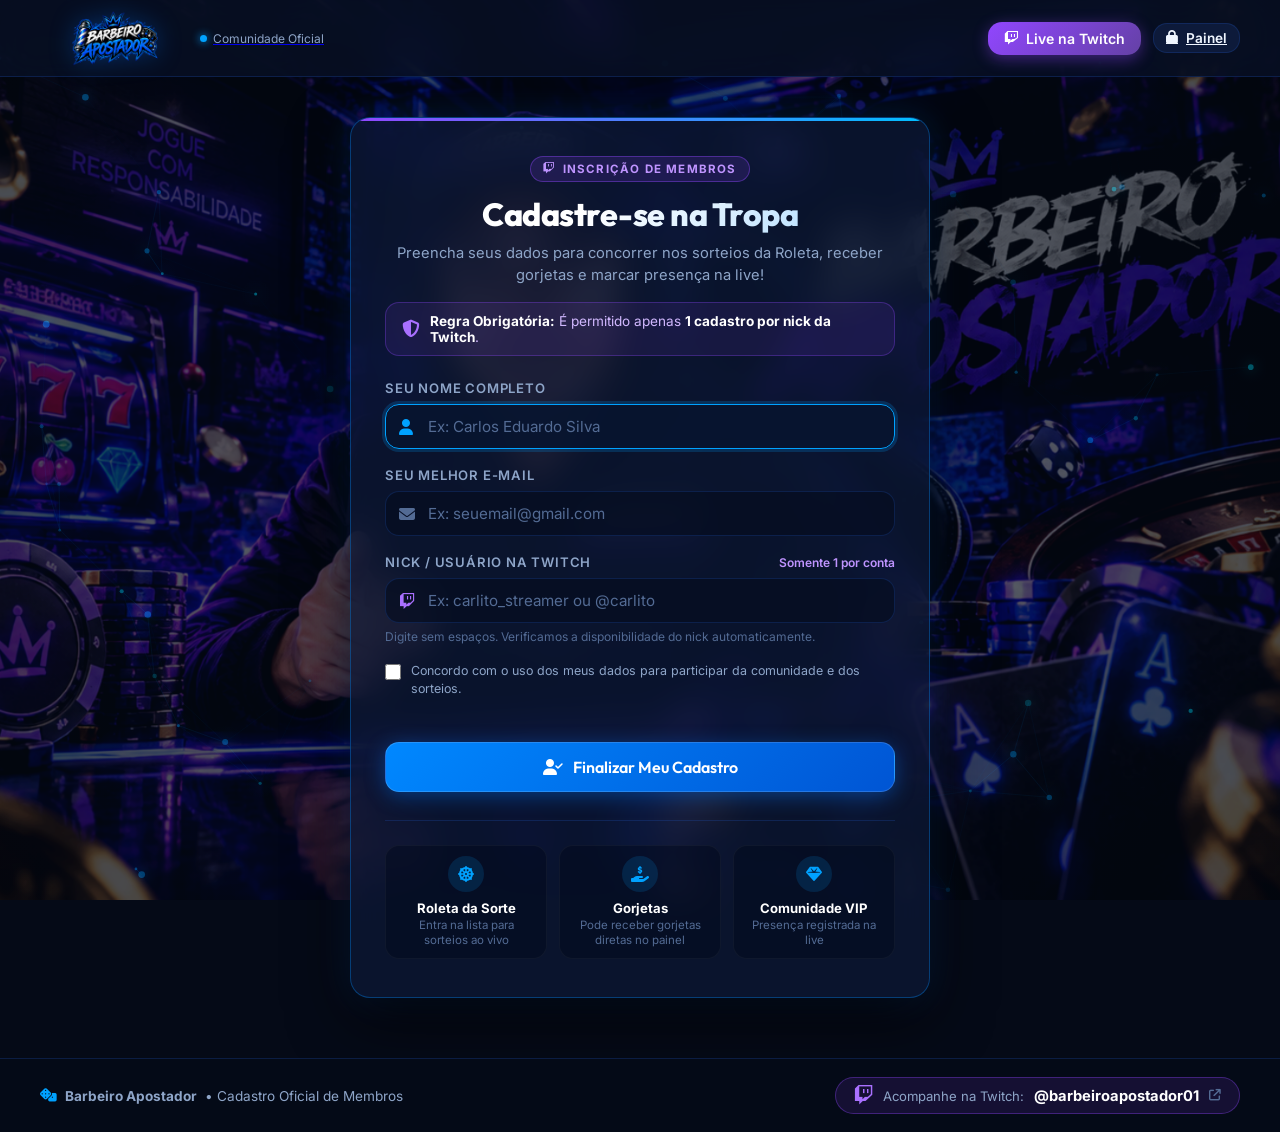
<file: membros.html>
<!DOCTYPE html>
<html lang="pt-BR">
<head>
  <meta charset="UTF-8" />
  <meta name="viewport" content="width=device-width, initial-scale=1.0" />
  <title>Cadastro de Membros | Barbeiro Apostador</title>
  <meta name="description" content="Cadastre-se na comunidade Barbeiro Apostador e participe dos sorteios ao vivo." />
  <meta name="theme-color" content="#050a17" />
  <meta property="og:title" content="Cadastro de Membros | Barbeiro Apostador" />
  <meta property="og:description" content="Entre para a comunidade e participe dos sorteios ao vivo." />
  <meta property="og:image" content="images/logo.png" />
  <meta property="og:type" content="website" />
  <link rel="icon" type="image/png" href="images/logo.png" />
  
  <!-- Fontes do Google: Outfit & Inter -->
  <link rel="preconnect" href="https://fonts.googleapis.com">
  <link rel="preconnect" href="https://fonts.gstatic.com" crossorigin>
  <link href="https://fonts.googleapis.com/css2?family=Inter:wght@400;500;600;700&family=Outfit:wght@500;600;700;800;900&display=swap" rel="stylesheet">
  
  <!-- Ícones FontAwesome -->
  <link rel="stylesheet" href="https://cdnjs.cloudflare.com/ajax/libs/font-awesome/6.5.1/css/all.min.css" />
  
  <!-- Estilos Principais -->
  <link rel="stylesheet" href="css/style.css" />
</head>
<body class="members-page-body">
  <!-- Canvas de Fundo Animado -->
  <canvas id="bgCanvas"></canvas>
  <canvas id="confettiCanvas"></canvas>

  <div class="members-page-wrapper">
    <!-- Header Simples e Elegante -->
    <header class="members-header">
      <div class="container members-header-content">
        <a href="index.html" class="logo-area" title="Página Inicial">
          <img class="site-logo" src="images/logo.png" alt="Barbeiro Apostador" />
          <div class="logo-text">
            <span class="logo-status"><span class="status-dot"></span> Comunidade Oficial</span>
          </div>
        </a>

        <div class="members-header-actions">
          <a href="https://www.twitch.tv/barbeiroapostador01" target="_blank" rel="noopener noreferrer" class="btn-twitch-nav">
            <i class="fa-brands fa-twitch"></i>
            <span>Live na Twitch</span>
          </a>
          <a href="index.html" class="btn-secondary btn-sm" title="Acessar painel administrativo">
            <i class="fa-solid fa-lock"></i>
            <span>Painel</span>
          </a>
        </div>
      </div>
    </header>

    <!-- Conteúdo Principal / Card de Cadastro -->
    <main class="container members-main-content">
      <div class="members-card-container">
        
        <div class="glass-card member-register-card">
          <div class="register-header">
            <div class="brand-badge badge-twitch">
              <i class="fa-brands fa-twitch"></i>
              <span>INSCRIÇÃO DE MEMBROS</span>
            </div>
            <h2 class="register-title">Cadastre-se na Tropa</h2>
            <p class="register-subtitle">
              Preencha seus dados para concorrer nos sorteios da Roleta, receber gorjetas e marcar presença na live!
            </p>

            <div class="twitch-rule-notice">
              <i class="fa-solid fa-shield-halved rule-icon"></i>
              <span><strong>Regra Obrigatória:</strong> É permitido apenas <strong>1 cadastro por nick da Twitch</strong>.</span>
            </div>
          </div>

          <!-- Formulário -->
          <form id="memberRegisterForm" class="member-register-form" autocomplete="off">
            <!-- Mensagem de Erro -->
            <div id="registerError" class="login-error hidden" role="alert">
              <i class="fa-solid fa-triangle-exclamation"></i>
              <span id="registerErrorText">Mensagem de erro</span>
            </div>

            <!-- Mensagem de Sucesso -->
            <div id="registerSuccess" class="register-success-box hidden" role="alert">
              <div class="success-icon-badge">
                <i class="fa-solid fa-circle-check"></i>
              </div>
              <div class="success-content">
                <h4>Cadastro Confirmado!</h4>
                <p id="registerSuccessText">Você já está cadastrado na lista de membros do Barbeiro Apostador.</p>
                <div class="registered-details" id="registeredDetails"></div>
              </div>
            </div>

            <!-- Campo Nome -->
            <div class="form-group">
              <label for="memberName">Seu Nome Completo</label>
              <div class="input-wrapper">
                <i class="fa-solid fa-user input-icon"></i>
                <input 
                  type="text" 
                  id="memberName" 
                  name="name" 
                  placeholder="Ex: Carlos Eduardo Silva" 
                  required 
                  autofocus
                />
              </div>
            </div>

            <!-- Campo E-mail -->
            <div class="form-group">
              <label for="memberEmail">Seu Melhor E-mail</label>
              <div class="input-wrapper">
                <i class="fa-solid fa-envelope input-icon"></i>
                <input 
                  type="email" 
                  id="memberEmail" 
                  name="email" 
                  placeholder="Ex: seuemail@gmail.com" 
                  required 
                />
              </div>
            </div>

            <!-- Campo Nick Twitch -->
            <div class="form-group">
              <div class="label-with-tip">
                <label for="memberTwitch">Nick / Usuário na Twitch</label>
                <span class="field-hint">Somente 1 por conta</span>
              </div>
              <div class="input-wrapper">
                <i class="fa-brands fa-twitch input-icon twitch-field-icon"></i>
                <input 
                  type="text" 
                  id="memberTwitch" 
                  name="twitch" 
                  placeholder="Ex: carlito_streamer ou @carlito" 
                  required 
                />
              </div>
              <small class="input-help">Digite sem espaços. Verificamos a disponibilidade do nick automaticamente.</small>
            </div>

            <label class="consent-check" for="memberConsent">
              <input type="checkbox" id="memberConsent" required />
              <span>Concordo com o uso dos meus dados para participar da comunidade e dos sorteios.</span>
            </label>

            <button type="submit" class="btn-primary btn-block btn-register-action" id="btnSubmitMember">
              <i class="fa-solid fa-user-check"></i>
              <span>Finalizar Meu Cadastro</span>
            </button>
          </form>

          <!-- Vantagens de ser Membro -->
          <div class="member-perks-grid">
            <div class="perk-item">
              <div class="perk-icon"><i class="fa-solid fa-dharmachakra"></i></div>
              <div class="perk-text">
                <strong>Roleta da Sorte</strong>
                <span>Entra na lista para sorteios ao vivo</span>
              </div>
            </div>
            <div class="perk-item">
              <div class="perk-icon"><i class="fa-solid fa-hand-holding-dollar"></i></div>
              <div class="perk-text">
                <strong>Gorjetas</strong>
                <span>Pode receber gorjetas diretas no painel</span>
              </div>
            </div>
            <div class="perk-item">
              <div class="perk-icon"><i class="fa-solid fa-gem"></i></div>
              <div class="perk-text">
                <strong>Comunidade VIP</strong>
                <span>Presença registrada na live</span>
              </div>
            </div>
          </div>

        </div>

      </div>
    </main>

    <!-- Rodapé -->
    <footer class="app-footer">
      <div class="container footer-content">
        <div class="footer-brand">
          <i class="fa-solid fa-dice"></i>
          <strong>Barbeiro Apostador</strong> &bull; Cadastro Oficial de Membros
        </div>
        <div class="footer-twitch">
          <a 
            href="https://www.twitch.tv/barbeiroapostador01" 
            target="_blank" 
            rel="noopener noreferrer" 
            class="twitch-link"
          >
            <i class="fa-brands fa-twitch twitch-icon"></i>
            <span class="twitch-label">Acompanhe na Twitch:</span>
            <span class="twitch-handle">@barbeiroapostador01</span>
            <i class="fa-solid fa-arrow-up-right-from-square external-icon"></i>
          </a>
        </div>
      </div>
    </footer>
  </div>

  <!-- Scripts -->
  <script src="js/background.js"></script>
  <script src="js/supabase-config.js"></script>
  <script src="js/members.js"></script>
  <script>
    document.addEventListener('DOMContentLoaded', async () => {
      const form = document.getElementById('memberRegisterForm');
      const nameInput = document.getElementById('memberName');
      const emailInput = document.getElementById('memberEmail');
      const twitchInput = document.getElementById('memberTwitch');
      const consentInput = document.getElementById('memberConsent');
      const errorBox = document.getElementById('registerError');
      const errorText = document.getElementById('registerErrorText');
      const successBox = document.getElementById('registerSuccess');
      const successText = document.getElementById('registerSuccessText');
      const detailsBox = document.getElementById('registeredDetails');
      const btnSubmit = document.getElementById('btnSubmitMember');

      function showError(msg) {
        if (successBox) successBox.classList.add('hidden');
        if (errorBox && errorText) {
          errorText.textContent = msg;
          errorBox.classList.remove('hidden');
          errorBox.style.animation = 'none';
          errorBox.offsetHeight; // reflow
          errorBox.style.animation = null;
        }
      }

      function hideError() {
        if (errorBox) errorBox.classList.add('hidden');
      }

      function maskEmail(email) {
        if (!email || !email.includes('@')) return email;

        const atIndex = email.indexOf('@');
        const user = email.substring(0, atIndex);
        const domain = email.substring(atIndex + 1);
        return `${user.substring(0, 4)}${user.length > 4 ? '***' : ''}@${domain}`;
      }

      function showSuccess(member) {
        hideError();
        if (successBox && successText) {
          const maskedEmail = maskEmail(member.email);
          successText.innerHTML = `Parabéns, <strong>${member.name}</strong>! Seu cadastro foi concluído com sucesso.`;
          detailsBox.innerHTML = `
            <div class="registered-chip">
              <i class="fa-brands fa-twitch"></i> @${member.twitch}
            </div>
            <div class="registered-chip">
              <i class="fa-regular fa-envelope"></i> ${maskedEmail}
            </div>
          `;
          successBox.classList.remove('hidden');
          form.reset();
          twitchInput.classList.remove('input-invalid');
        }
      }

      // Validação em tempo real com debounce (evita múltiplas requisições ao Supabase)
      let twitchCheckDebounce = null;
      let twitchValidationVersion = 0;
      twitchInput.addEventListener('input', () => {
        const nick = twitchInput.value.trim().replace(/^@+/, '');
        const validationVersion = ++twitchValidationVersion;
        twitchInput.classList.remove('input-invalid');
        clearTimeout(twitchCheckDebounce);

        if (nick.length >= 2) {
          twitchCheckDebounce = setTimeout(async () => {
            const alreadyExists = await MembersModule.isTwitchNickRegistered(nick);
            if (validationVersion !== twitchValidationVersion || btnSubmit.disabled) return;
            if (alreadyExists) {
              showError(`O nick "@${nick}" já foi cadastrado anteriormente.`);
              twitchInput.classList.add('input-invalid');
            } else {
              hideError();
              twitchInput.classList.remove('input-invalid');
            }
          }, 500);
        } else {
          hideError();
        }
      });

      form.addEventListener('submit', async (e) => {
        e.preventDefault();
        twitchValidationVersion++;
        clearTimeout(twitchCheckDebounce);
        hideError();

        const name = nameInput.value;
        const email = emailInput.value;
        const twitch = twitchInput.value;

        if (!consentInput.checked) {
          showError('Confirme o consentimento para concluir o cadastro.');
          consentInput.focus();
          return;
        }

        btnSubmit.disabled = true;
        btnSubmit.innerHTML = '<i class="fa-solid fa-spinner fa-spin"></i> <span>Cadastrando...</span>';

        const result = await MembersModule.registerMember({ name, email, twitch });

        btnSubmit.disabled = false;
        btnSubmit.innerHTML = '<i class="fa-solid fa-user-check"></i> <span>Finalizar Meu Cadastro</span>';

        if (!result.success) {
          showError(result.message);
          twitchInput.focus();
        } else {
          showSuccess(result.member);
        }
      });
    });
  </script>
</body>
</html>
</file>
<file: css/style.css>
/* ==========================================================
   BARBEIRO APOSTADOR - DESIGN SYSTEM & ESTILOS (PALETA AZUL)
   ========================================================== */

:root {
  /* Tons Principais de Azul */
  --bg-dark: #050a17;
  --bg-surface: #0a1329;
  --bg-card: rgba(13, 25, 54, 0.75);
  --bg-card-hover: rgba(18, 36, 78, 0.85);
  --border-color: rgba(30, 80, 180, 0.28);
  --border-glow: rgba(0, 170, 255, 0.6);
  
  /* Cores de Acento Neon & Azul Elétrico */
  --blue-primary: #0077ff;
  --blue-hover: #0060d6;
  --blue-vibrant: #00a2ff;
  --blue-glow: #00d2ff;
  --blue-deep: #08183a;
  
  /* Cores Auxiliares */
  --accent-gold: #ffc400;
  --color-success: #00a2ff;
  --color-danger: #ff3366;
  --color-danger-hover: #e02454;
  
  /* Tipografia & Contrastes */
  --text-primary: #f0f6ff;
  --text-secondary: #8ea5c8;
  --text-muted: #536b94;
  
  /* Sombras & Brilhos */
  --shadow-card: 0 10px 30px -5px rgba(0, 5, 20, 0.7), 0 0 15px rgba(0, 119, 255, 0.15);
  --shadow-neon: 0 0 20px rgba(0, 162, 255, 0.45);
  --shadow-btn: 0 4px 20px rgba(0, 119, 255, 0.4);
  
  /* Transições & Raios */
  --radius-sm: 8px;
  --radius-md: 14px;
  --radius-lg: 20px;
  --radius-full: 9999px;
  --transition: all 0.25s cubic-bezier(0.4, 0, 0.2, 1);
}

* {
  margin: 0;
  padding: 0;
  box-sizing: border-box;
}

html, body {
  width: 100%;
  min-height: 100vh;
  font-family: 'Inter', -apple-system, BlinkMacSystemFont, 'Segoe UI', Roboto, sans-serif;
  background-color: var(--bg-dark);
  background-image: url('../images/background.png');
  background-position: center;
  background-size: cover;
  background-attachment: fixed;
  background-repeat: no-repeat;
  color: var(--text-primary);
  overflow-x: hidden;
  position: relative;
}

h1, h2, h3, h4, .brand-title, .logo-title, .btn-primary, .btn-spin, .stat-val {
  font-family: 'Outfit', sans-serif;
}

/* ================= BACKGROUND CANVAS ================= */
#bgCanvas {
  position: fixed;
  top: 0;
  left: 0;
  width: 100vw;
  height: 100vh;
  z-index: 0;
  pointer-events: none;
  opacity: 0.55;
}

/* ================= CONFETTI CANVAS ================= */
#confettiCanvas {
  position: fixed;
  top: 0;
  left: 0;
  width: 100vw;
  height: 100vh;
  z-index: 9999;
  pointer-events: none;
}

/* ================= UTILITÁRIOS ================= */
.container {
  width: 100%;
  max-width: 1240px;
  margin: 0 auto;
  padding: 0 20px;
}

.hidden {
  display: none !important;
}

.flex-align {
  display: flex;
  align-items: center;
  gap: 12px;
}

.justify-between {
  justify-content: space-between;
}

/* ================= ESTILOS DE BOTÕES ================= */
button {
  cursor: pointer;
  border: none;
  outline: none;
  font-family: inherit;
  transition: var(--transition);
}

.btn-primary {
  background: linear-gradient(135deg, #0088ff 0%, #0055d4 100%);
  color: #ffffff;
  padding: 12px 24px;
  border-radius: var(--radius-md);
  font-weight: 600;
  font-size: 0.95rem;
  display: inline-flex;
  align-items: center;
  justify-content: center;
  gap: 10px;
  box-shadow: var(--shadow-btn);
  border: 1px solid rgba(255, 255, 255, 0.15);
  position: relative;
  overflow: hidden;
}

.btn-primary:hover {
  background: linear-gradient(135deg, #00a2ff 0%, #0066ff 100%);
  box-shadow: 0 6px 25px rgba(0, 162, 255, 0.55);
  transform: translateY(-2px);
}

.btn-primary:active {
  transform: translateY(0);
}

.btn-secondary {
  background: rgba(15, 30, 65, 0.8);
  color: var(--text-primary);
  border: 1px solid var(--border-color);
  padding: 10px 18px;
  border-radius: var(--radius-md);
  font-weight: 600;
  font-size: 0.9rem;
  display: inline-flex;
  align-items: center;
  justify-content: center;
  gap: 8px;
}

.btn-secondary:hover {
  background: rgba(25, 50, 105, 0.9);
  border-color: var(--blue-vibrant);
  color: #fff;
  transform: translateY(-1px);
}

.btn-danger {
  background: linear-gradient(135deg, var(--color-danger) 0%, #b8123c 100%);
  color: #fff;
  padding: 12px 22px;
  border-radius: var(--radius-md);
  font-weight: 600;
  display: inline-flex;
  align-items: center;
  justify-content: center;
  gap: 8px;
  box-shadow: 0 4px 15px rgba(255, 51, 102, 0.35);
}

.btn-danger:hover {
  background: linear-gradient(135deg, #ff4d7a 0%, var(--color-danger) 100%);
  transform: translateY(-2px);
}

.btn-outline-danger {
  background: transparent;
  color: var(--color-danger);
  border: 1px solid rgba(255, 51, 102, 0.4);
  padding: 8px 14px;
  border-radius: var(--radius-sm);
  font-weight: 500;
  font-size: 0.85rem;
  display: inline-flex;
  align-items: center;
  gap: 6px;
}

.btn-outline-danger:hover {
  background: rgba(255, 51, 102, 0.15);
  border-color: var(--color-danger);
}

.btn-block {
  width: 100%;
}

.btn-sm {
  padding: 6px 12px;
  font-size: 0.85rem;
}

.btn-text-danger {
  background: transparent;
  color: var(--color-danger);
  font-size: 0.78rem;
  font-weight: 700;
  padding: 4px 0;
}

.btn-text-danger:hover {
  color: #ff7d9a;
}

/* ================= CAMPOS DE ENTRADA ================= */
.form-group {
  margin-bottom: 18px;
  text-align: left;
}

.consent-check {
  display: flex;
  align-items: flex-start;
  gap: 10px;
  margin: 4px 0 20px;
  color: var(--text-secondary);
  font-size: 0.78rem;
  line-height: 1.45;
  cursor: pointer;
}

.consent-check input {
  width: 16px;
  height: 16px;
  margin-top: 2px;
  accent-color: var(--blue-vibrant);
  flex: 0 0 auto;
}

.form-group label {
  display: block;
  font-size: 0.82rem;
  font-weight: 600;
  text-transform: uppercase;
  letter-spacing: 0.8px;
  color: var(--text-secondary);
  margin-bottom: 8px;
}

.input-wrapper {
  position: relative;
  display: flex;
  align-items: center;
}

.input-wrapper input {
  width: 100%;
  background: rgba(6, 14, 32, 0.7);
  border: 1px solid var(--border-color);
  border-radius: var(--radius-md);
  padding: 12px 16px 12px 42px;
  color: var(--text-primary);
  font-size: 0.95rem;
  font-family: inherit;
  transition: var(--transition);
}

.input-wrapper input:focus {
  outline: none;
  border-color: var(--blue-vibrant);
  box-shadow: 0 0 0 3px rgba(0, 162, 255, 0.2);
  background: rgba(8, 20, 48, 0.85);
}

.input-wrapper input::placeholder {
  color: var(--text-muted);
}

.input-icon {
  position: absolute;
  left: 14px;
  color: var(--text-muted);
  font-size: 1rem;
  pointer-events: none;
  transition: var(--transition);
}

.currency-prefix {
  position: absolute;
  left: 14px;
  color: var(--blue-vibrant);
  font-weight: 700;
  font-size: 0.95rem;
  pointer-events: none;
}

.input-wrapper input:focus + .input-icon,
.input-wrapper:focus-within .input-icon {
  color: var(--blue-vibrant);
}

#password {
  padding-right: 48px;
}

.toggle-password {
  position: absolute;
  right: 10px;
  background: rgba(0, 119, 255, 0.15);
  border: 1px solid rgba(0, 170, 255, 0.35);
  color: var(--blue-glow);
  width: 32px;
  height: 32px;
  border-radius: var(--radius-sm);
  display: flex;
  align-items: center;
  justify-content: center;
  font-size: 0.95rem;
  cursor: pointer;
  transition: var(--transition);
  z-index: 5;
}

.toggle-password:hover {
  background: rgba(0, 140, 255, 0.3);
  border-color: var(--blue-vibrant);
  color: #ffffff;
  box-shadow: 0 0 10px rgba(0, 162, 255, 0.5);
  transform: scale(1.05);
}

.toggle-password:active {
  transform: scale(0.95);
}

/* ================= TELA DE LOGIN ================= */
.login-overlay {
  position: fixed;
  inset: 0;
  z-index: 1000;
  display: flex;
  align-items: center;
  justify-content: center;
  padding: 20px;
  background: radial-gradient(circle at center, rgba(8, 22, 54, 0.85) 0%, rgba(3, 7, 18, 0.96) 100%);
  backdrop-filter: blur(14px);
  opacity: 0;
  pointer-events: none;
  transition: opacity 0.4s ease;
}

.login-overlay.active {
  opacity: 1;
  pointer-events: all;
}

.login-card {
  width: 100%;
  max-width: 440px;
  background: rgba(10, 20, 44, 0.88);
  border: 1px solid rgba(0, 140, 255, 0.35);
  border-radius: var(--radius-lg);
  padding: 38px 32px;
  box-shadow: 0 20px 50px rgba(0, 0, 0, 0.7), 0 0 30px rgba(0, 119, 255, 0.2);
  position: relative;
  overflow: hidden;
  animation: cardFadeIn 0.5s cubic-bezier(0.16, 1, 0.3, 1);
}

.login-card::before {
  content: '';
  position: absolute;
  top: 0;
  left: 0;
  right: 0;
  height: 3px;
  background: linear-gradient(90deg, #0055ff, #00d2ff, #0055ff);
  background-size: 200% 100%;
  animation: gradientShift 3s linear infinite;
}

@keyframes gradientShift {
  0% { background-position: 0% 50%; }
  100% { background-position: 200% 50%; }
}

@keyframes cardFadeIn {
  from {
    opacity: 0;
    transform: translateY(20px) scale(0.97);
  }
  to {
    opacity: 1;
    transform: translateY(0) scale(1);
  }
}

.login-header {
  text-align: center;
  margin-bottom: 28px;
}

.brand-badge {
  display: inline-flex;
  align-items: center;
  gap: 6px;
  background: rgba(0, 140, 255, 0.12);
  border: 1px solid rgba(0, 170, 255, 0.3);
  padding: 5px 12px;
  border-radius: var(--radius-full);
  color: var(--blue-glow);
  font-size: 0.72rem;
  font-weight: 700;
  letter-spacing: 1.2px;
  margin-bottom: 12px;
}

.brand-title {
  font-size: 1.9rem;
  font-weight: 800;
  letter-spacing: -0.5px;
  background: linear-gradient(135deg, #ffffff 30%, #7ec6ff 100%);
  -webkit-background-clip: text;
  -webkit-text-fill-color: transparent;
  margin-bottom: 6px;
}

.login-logo {
  display: block;
  width: min(100%, 310px);
  height: 132px;
  object-fit: contain;
  margin: 0 auto 8px;
  filter: drop-shadow(0 0 18px rgba(0, 119, 255, 0.32));
}

.brand-subtitle {
  color: var(--text-secondary);
  font-size: 0.88rem;
  line-height: 1.4;
}

.login-error {
  display: flex;
  align-items: center;
  gap: 8px;
  background: rgba(255, 51, 102, 0.12);
  border: 1px solid rgba(255, 51, 102, 0.4);
  color: #ff6b8b;
  padding: 10px 14px;
  border-radius: var(--radius-sm);
  font-size: 0.85rem;
  margin-bottom: 18px;
  animation: shake 0.35s ease-in-out;
}

@keyframes shake {
  0%, 100% { transform: translateX(0); }
  25% { transform: translateX(-6px); }
  75% { transform: translateX(6px); }
}

/* ================= APLICAÇÃO PRINCIPAL ================= */
.main-app {
  position: relative;
  z-index: 10;
  min-height: 100vh;
  display: flex;
  flex-direction: column;
}

/* HEADER */
.app-header {
  background: rgba(8, 16, 36, 0.85);
  backdrop-filter: blur(16px);
  border-bottom: 1px solid var(--border-color);
  position: sticky;
  top: 0;
  z-index: 100;
}

.header-content {
  height: 76px;
  display: flex;
  align-items: center;
  justify-content: space-between;
  gap: 20px;
}

.logo-area {
  display: flex;
  align-items: center;
  gap: 12px;
}

.site-logo {
  display: block;
  width: 148px;
  height: 58px;
  object-fit: contain;
  object-position: center;
  filter: drop-shadow(0 0 12px rgba(0, 119, 255, 0.3));
}

.logo-icon {
  width: 44px;
  height: 44px;
  background: linear-gradient(135deg, #0077ff, #00d2ff);
  border-radius: var(--radius-md);
  display: flex;
  align-items: center;
  justify-content: center;
  font-size: 1.3rem;
  color: #fff;
  box-shadow: var(--shadow-neon);
}

.logo-title {
  font-size: 1.35rem;
  font-weight: 800;
  letter-spacing: -0.3px;
  background: linear-gradient(135deg, #ffffff 40%, #7ec6ff 100%);
  -webkit-background-clip: text;
  -webkit-text-fill-color: transparent;
  line-height: 1.1;
}

.logo-status {
  font-size: 0.75rem;
  color: var(--text-secondary);
  display: flex;
  align-items: center;
  gap: 6px;
}

.status-dot {
  width: 7px;
  height: 7px;
  border-radius: 50%;
  background-color: var(--color-success);
  box-shadow: 0 0 8px var(--color-success);
}

/* TABS */
.nav-tabs {
  display: flex;
  background: rgba(4, 10, 24, 0.7);
  padding: 5px;
  border-radius: var(--radius-full);
  border: 1px solid var(--border-color);
  gap: 6px;
}

.tab-btn {
  display: flex;
  align-items: center;
  gap: 9px;
  padding: 9px 20px;
  border-radius: var(--radius-full);
  background: transparent;
  color: var(--text-secondary);
  font-weight: 600;
  font-size: 0.9rem;
}

.tab-btn:hover {
  color: #fff;
  background: rgba(255, 255, 255, 0.04);
}

.tab-btn.active {
  background: linear-gradient(135deg, #006ce6, #00a2ff);
  color: #ffffff;
  box-shadow: 0 4px 15px rgba(0, 136, 255, 0.45);
}

.tab-btn .badge {
  background: rgba(0, 0, 0, 0.35);
  font-size: 0.72rem;
  padding: 2px 7px;
  border-radius: var(--radius-full);
  color: #fff;
}

.tab-btn.active .badge {
  background: rgba(255, 255, 255, 0.25);
}

.btn-logout {
  background: rgba(255, 255, 255, 0.05);
  border: 1px solid var(--border-color);
  color: var(--text-secondary);
  padding: 9px 16px;
  border-radius: var(--radius-md);
  font-size: 0.88rem;
  font-weight: 600;
  display: flex;
  align-items: center;
  gap: 8px;
}

.btn-logout:hover {
  background: rgba(255, 51, 102, 0.15);
  border-color: var(--color-danger);
  color: #ff6b8b;
}

/* ================= CONTEÚDO PRINCIPAL DAS ABAS ================= */
.app-main {
  flex: 1;
  padding-top: 32px;
  padding-bottom: 48px;
}

.tab-pane {
  display: none;
  animation: fadeInPane 0.3s ease;
}

.tab-pane.active {
  display: block;
}

@keyframes fadeInPane {
  from { opacity: 0; transform: translateY(8px); }
  to { opacity: 1; transform: translateY(0); }
}

/* GLASS CARD PADRÃO */
.glass-card {
  background: var(--bg-card);
  backdrop-filter: blur(16px);
  border: 1px solid var(--border-color);
  border-radius: var(--radius-lg);
  padding: 26px;
  box-shadow: var(--shadow-card);
  transition: var(--transition);
}

.glass-card:hover {
  border-color: rgba(0, 162, 255, 0.35);
}

.card-header {
  display: flex;
  align-items: center;
  gap: 14px;
  margin-bottom: 22px;
}

.card-header h2 {
  font-size: 1.25rem;
  font-weight: 700;
  color: #fff;
  line-height: 1.2;
}

.card-header p {
  font-size: 0.82rem;
  color: var(--text-secondary);
  margin-top: 2px;
}

.header-icon {
  width: 42px;
  height: 42px;
  background: rgba(0, 119, 255, 0.18);
  border: 1px solid rgba(0, 162, 255, 0.35);
  border-radius: var(--radius-md);
  display: flex;
  align-items: center;
  justify-content: center;
  color: var(--blue-glow);
  font-size: 1.2rem;
  flex-shrink: 0;
}

/* ================= ABA 1: GORJETAS LAYOUT ================= */
.tips-layout {
  display: grid;
  grid-template-columns: 380px 1fr;
  gap: 24px;
  align-items: start;
}

.tip-form {
  margin-bottom: 22px;
}

.stats-grid {
  display: grid;
  grid-template-columns: 1fr 1fr;
  gap: 12px;
  margin-bottom: 20px;
}

.stat-card {
  background: rgba(6, 14, 34, 0.7);
  border: 1px solid var(--border-color);
  border-radius: var(--radius-md);
  padding: 14px;
  display: flex;
  flex-direction: column;
  gap: 4px;
}

.stat-card:first-child {
  grid-column: span 2;
  background: linear-gradient(135deg, rgba(0, 90, 200, 0.25) 0%, rgba(6, 14, 34, 0.7) 100%);
  border-color: rgba(0, 162, 255, 0.4);
}

.stat-label {
  font-size: 0.75rem;
  font-weight: 600;
  color: var(--text-secondary);
  text-transform: uppercase;
  letter-spacing: 0.5px;
}

.stat-val {
  font-size: 1.35rem;
  font-weight: 800;
  color: #fff;
}

.stat-money {
  color: var(--color-success);
  font-size: 1.6rem;
  text-shadow: 0 0 15px rgba(0, 162, 255, 0.3);
}

.stat-highlight {
  color: var(--accent-gold);
}

.tip-quick-actions {
  border-top: 1px solid var(--border-color);
  padding-top: 18px;
}

.tip-form-card {
  position: relative;
  overflow: hidden;
  background: linear-gradient(160deg, rgba(13, 31, 70, 0.9), rgba(7, 15, 34, 0.86));
}

.tip-form-card::before {
  position: absolute;
  top: 0;
  right: 0;
  left: 0;
  height: 3px;
  content: '';
  background: linear-gradient(90deg, var(--blue-primary), var(--blue-glow), var(--blue-vibrant));
}

.tip-form-card .card-header {
  padding-bottom: 18px;
  border-bottom: 1px solid rgba(0, 162, 255, 0.18);
}

.tip-form-card .header-icon {
  color: var(--color-success);
  background: rgba(0, 162, 255, 0.12);
  border-color: rgba(0, 162, 255, 0.35);
}

.tip-form-card .btn-primary {
  background: linear-gradient(135deg, var(--blue-primary), var(--blue-glow));
}

.tip-form-card .btn-primary:hover {
  background: linear-gradient(135deg, var(--blue-hover), var(--blue-vibrant));
}

.tip-list-card {
  border-color: rgba(0, 162, 255, 0.35);
  background: linear-gradient(145deg, rgba(11, 27, 60, 0.88), rgba(6, 14, 32, 0.84));
}

.tip-list-card .card-header {
  padding-bottom: 18px;
  border-bottom: 1px solid rgba(0, 162, 255, 0.18);
}

.tips-table tbody tr {
  animation: tipRowIn 0.35s ease both;
}

.tips-table tbody tr:first-child {
  background: rgba(0, 162, 255, 0.08);
}

.tips-table tbody tr:first-child td {
  border-bottom-color: rgba(0, 162, 255, 0.2);
}

.tip-celebration {
  position: fixed;
  top: 50%;
  left: 50%;
  z-index: 10001;
  display: flex;
  width: min(360px, calc(100vw - 32px));
  align-items: center;
  flex-direction: column;
  gap: 6px;
  padding: 26px 24px 24px;
  border: 1px solid rgba(255, 196, 0, 0.72);
  border-radius: var(--radius-lg);
  color: #fff;
  background: radial-gradient(circle at 50% 42%, rgba(140, 94, 0, 0.24), transparent 42%), linear-gradient(145deg, rgba(33, 25, 8, 0.98), rgba(5, 17, 34, 0.98));
  box-shadow: 0 20px 70px rgba(0, 0, 0, 0.65), 0 0 42px rgba(255, 196, 0, 0.28);
  opacity: 0;
  pointer-events: none;
  transform: translate(-50%, -42%) scale(0.82);
  overflow: hidden;
}

.tip-celebration.show {
  animation: tipCelebrationIn 3.2s cubic-bezier(0.2, 0.8, 0.2, 1) both;
}

.tip-jackpot-flash {
  position: absolute;
  top: 50%;
  left: 50%;
  width: 220px;
  height: 220px;
  border-radius: 50%;
  background: rgba(255, 196, 0, 0.32);
  filter: blur(26px);
  opacity: 0;
  transform: translate(-50%, -50%) scale(0.25);
}

.tip-celebration.show .tip-jackpot-flash {
  animation: jackpotFlash 1.1s ease-out both;
}

.tip-celebration-burst {
  position: relative;
  z-index: 2;
  display: flex;
  width: 62px;
  height: 62px;
  align-items: center;
  justify-content: center;
  margin-bottom: 5px;
  border: 2px solid var(--accent-gold);
  border-radius: 50%;
  color: var(--accent-gold);
  background: rgba(255, 196, 0, 0.14);
  box-shadow: 0 0 0 10px rgba(255, 196, 0, 0.06), 0 0 30px rgba(255, 196, 0, 0.45);
  font-size: 1.65rem;
  animation: tipIconPulse 0.8s ease-out both;
}

.tip-celebration-kicker {
  position: relative;
  z-index: 2;
  color: var(--accent-gold);
  font-size: 0.7rem;
  font-weight: 800;
  letter-spacing: 1.4px;
}

.tip-celebration-kicker i {
  font-size: 0.58rem;
  vertical-align: 1px;
}

.tip-celebration-label {
  position: relative;
  z-index: 2;
  color: var(--color-success);
  font-size: 0.68rem;
  font-weight: 800;
  letter-spacing: 1.8px;
}

.tip-celebration strong {
  position: relative;
  z-index: 2;
  max-width: 100%;
  overflow-wrap: anywhere;
  font: 800 1.35rem 'Outfit', sans-serif;
}

.tip-celebration > span:last-child {
  position: relative;
  z-index: 2;
  color: var(--accent-gold);
  font: 700 1.15rem 'Outfit', sans-serif;
}

.tip-casino-ring {
  position: absolute;
  top: 50%;
  left: 50%;
  width: 174px;
  height: 174px;
  border: 1px dashed rgba(255, 196, 0, 0.55);
  border-radius: 50%;
  box-shadow: 0 0 0 8px rgba(255, 196, 0, 0.04), inset 0 0 25px rgba(0, 162, 255, 0.16);
  transform: translate(-50%, -50%);
  animation: casinoRingSpin 4.2s linear infinite;
}

.tip-casino-ring::before,
.tip-casino-ring::after {
  position: absolute;
  width: 9px;
  height: 9px;
  content: '';
  border: 2px solid #fff;
  border-radius: 50%;
  background: var(--color-danger);
  box-shadow: 0 0 9px rgba(255, 51, 102, 0.8);
}

.tip-casino-ring::before { top: 15px; left: 30px; }
.tip-casino-ring::after { right: 25px; bottom: 18px; background: var(--blue-vibrant); }

.tip-casino-card,
.tip-casino-chip {
  position: absolute;
  z-index: 1;
  display: flex;
  align-items: center;
  justify-content: center;
  opacity: 0;
}

.tip-casino-card {
  top: 50%;
  width: 34px;
  height: 46px;
  border: 2px solid #fff;
  border-radius: 5px;
  color: var(--color-danger);
  background: #fff;
  font-size: 1rem;
}

.tip-casino-card-left { left: 38px; transform: rotate(-22deg); }
.tip-casino-card-right { right: 38px; color: var(--blue-primary); transform: rotate(22deg); }

.tip-casino-chip {
  width: 38px;
  height: 38px;
  border: 4px dashed rgba(255, 255, 255, 0.82);
  border-radius: 50%;
  color: #fff;
  background: var(--color-danger);
  box-shadow: 0 4px 10px rgba(0, 0, 0, 0.45);
  font: 800 0.62rem 'Outfit', sans-serif;
}

.tip-casino-chip-left { bottom: 30px; left: 42px; }
.tip-casino-chip-right { right: 42px; bottom: 30px; background: var(--blue-primary); }

.tip-casino-sparks {
  position: absolute;
  inset: 0;
  z-index: 1;
  pointer-events: none;
}

.tip-casino-sparks i {
  position: absolute;
  color: var(--accent-gold);
  opacity: 0;
  text-shadow: 0 0 10px rgba(255, 196, 0, 0.8);
}

.tip-casino-sparks i:nth-child(1) { top: 18%; left: 22%; font-size: 0.7rem; }
.tip-casino-sparks i:nth-child(2) { top: 12%; right: 28%; font-size: 1rem; }
.tip-casino-sparks i:nth-child(3) { top: 46%; left: 10%; font-size: 0.55rem; }
.tip-casino-sparks i:nth-child(4) { top: 42%; right: 11%; font-size: 0.65rem; }
.tip-casino-sparks i:nth-child(5) { bottom: 18%; left: 25%; font-size: 0.8rem; }
.tip-casino-sparks i:nth-child(6) { right: 24%; bottom: 17%; font-size: 0.55rem; }

.tip-celebration.show .tip-casino-sparks i {
  animation: sparkPop 1.4s ease-out both;
}

.tip-celebration.show .tip-casino-sparks i:nth-child(2) { animation-delay: 0.1s; }
.tip-celebration.show .tip-casino-sparks i:nth-child(3) { animation-delay: 0.18s; }
.tip-celebration.show .tip-casino-sparks i:nth-child(4) { animation-delay: 0.24s; }
.tip-celebration.show .tip-casino-sparks i:nth-child(5) { animation-delay: 0.3s; }
.tip-celebration.show .tip-casino-sparks i:nth-child(6) { animation-delay: 0.36s; }

.tip-celebration.show .tip-casino-card-left,
.tip-celebration.show .tip-casino-card-right,
.tip-celebration.show .tip-casino-chip-left,
.tip-celebration.show .tip-casino-chip-right {
  animation: casinoObjectIn 0.8s 0.12s cubic-bezier(0.2, 0.8, 0.2, 1) both;
}

@keyframes tipRowIn {
  from { opacity: 0; transform: translateY(-8px); }
  to { opacity: 1; transform: translateY(0); }
}

@keyframes tipCelebrationIn {
  0% { opacity: 0; transform: translate(-50%, -42%) scale(0.82); }
  12%, 78% { opacity: 1; transform: translate(-50%, -50%) scale(1); }
  100% { opacity: 0; transform: translate(-50%, -56%) scale(0.96); }
}

@keyframes tipIconPulse {
  0% { transform: scale(0.3) rotate(-18deg); }
  70% { transform: scale(1.15) rotate(4deg); }
  100% { transform: scale(1) rotate(0); }
}

@keyframes casinoRingSpin {
  to { transform: translate(-50%, -50%) rotate(360deg); }
}

@keyframes casinoObjectIn {
  from { opacity: 0; transform: translateY(22px) scale(0.55) rotate(-18deg); }
  to { opacity: 1; }
}

@keyframes jackpotFlash {
  0% { opacity: 0; transform: translate(-50%, -50%) scale(0.25); }
  25% { opacity: 0.95; }
  100% { opacity: 0; transform: translate(-50%, -50%) scale(1.45); }
}

@keyframes sparkPop {
  0% { opacity: 0; transform: scale(0.2) rotate(-40deg); }
  25% { opacity: 1; }
  100% { opacity: 0; transform: scale(1.4) rotate(35deg); }
}

/* TABELA DE GORJETAS */
.table-responsive {
  max-height: 480px;
  overflow-y: auto;
  border-radius: var(--radius-md);
  border: 1px solid var(--border-color);
  background: rgba(5, 12, 28, 0.6);
}

.tips-table {
  width: 100%;
  border-collapse: collapse;
  text-align: left;
}

.tips-table th {
  background: rgba(10, 22, 50, 0.95);
  padding: 14px 16px;
  font-size: 0.78rem;
  font-weight: 700;
  color: var(--text-secondary);
  text-transform: uppercase;
  letter-spacing: 0.6px;
  position: sticky;
  top: 0;
  z-index: 2;
  border-bottom: 1px solid var(--border-color);
}

.tips-table td {
  padding: 14px 16px;
  font-size: 0.92rem;
  border-bottom: 1px solid rgba(30, 80, 180, 0.15);
  color: var(--text-primary);
}

.tips-table tr:hover td {
  background: rgba(0, 140, 255, 0.08);
}

.tips-table .tip-row-index {
  color: var(--text-muted);
  font-weight: 600;
  width: 40px;
}

.tips-table .tip-person-name {
  font-weight: 600;
  color: #fff;
}

.tips-table .tip-value-col {
  color: var(--color-success);
  font-weight: 700;
  font-family: 'Outfit', sans-serif;
  font-size: 1rem;
}

.tips-table .tip-time-col {
  color: var(--text-secondary);
  font-size: 0.82rem;
}

.tips-table .btn-delete-tip {
  background: transparent;
  color: var(--text-muted);
  width: 32px;
  height: 32px;
  border-radius: var(--radius-sm);
  display: inline-flex;
  align-items: center;
  justify-content: center;
  transition: var(--transition);
}

.tips-table .btn-delete-tip:hover {
  background: rgba(255, 51, 102, 0.2);
  color: var(--color-danger);
}

.text-right {
  text-align: right;
}

/* ESTADO VAZIO */
.empty-state {
  text-align: center;
  padding: 48px 24px;
  color: var(--text-secondary);
}

.empty-state .empty-icon {
  font-size: 2.8rem;
  color: var(--text-muted);
  margin-bottom: 14px;
}

.empty-state h3 {
  font-size: 1.15rem;
  color: #fff;
  margin-bottom: 6px;
}

.empty-state p {
  font-size: 0.88rem;
  max-width: 340px;
  margin: 0 auto;
}

.empty-state.small {
  padding: 32px 16px;
}

.empty-state.small .empty-icon {
  font-size: 2rem;
  margin-bottom: 8px;
}

/* ================= ABA 2: ROLETA DA SORTE ================= */
.roulette-layout {
  display: grid;
  grid-template-columns: 1fr 400px;
  gap: 28px;
  align-items: start;
}

.wheel-stage-card {
  display: flex;
  flex-direction: column;
  align-items: center;
  padding: 36px 24px;
}

.wheel-stage-header {
  text-align: center;
  margin-bottom: 24px;
}

.wheel-stage-header h2 {
  font-size: 1.6rem;
  font-weight: 800;
  color: #fff;
  background: linear-gradient(135deg, #ffffff 40%, #82c8ff 100%);
  -webkit-background-clip: text;
  -webkit-text-fill-color: transparent;
}

.wheel-stage-header p {
  color: var(--text-secondary);
  font-size: 0.9rem;
}

.wheel-wrapper {
  position: relative;
  width: 480px;
  height: 480px;
  margin: 0 auto 28px;
  display: flex;
  align-items: center;
  justify-content: center;
}

#rouletteCanvas {
  border-radius: 50%;
  box-shadow: 0 0 50px rgba(0, 119, 255, 0.4), 0 0 0 8px rgba(10, 30, 70, 0.85);
  background: #060e22;
  transition: transform 0.1s ease-out;
}

/* PONTEIRO / MARCADOR DA ROLETA */
.wheel-pointer-container {
  position: absolute;
  top: -12px;
  left: 50%;
  transform: translateX(-50%);
  z-index: 25;
  filter: drop-shadow(0 4px 10px rgba(0, 0, 0, 0.6));
}

.wheel-pointer {
  width: 0;
  height: 0;
  border-left: 18px solid transparent;
  border-right: 18px solid transparent;
  border-top: 36px solid #ffcc00;
  position: relative;
  transition: transform 0.08s ease;
}

.wheel-pointer::after {
  content: '';
  position: absolute;
  top: -36px;
  left: -8px;
  width: 16px;
  height: 16px;
  background: #ffffff;
  border-radius: 50%;
  box-shadow: 0 0 10px #ffcc00;
}

.wheel-pointer.hit {
  transform: scale(1.15) rotate(8deg);
}

/* HUB CENTRAL DA ROLETA */
.wheel-center-hub {
  position: absolute;
  width: 90px;
  height: 90px;
  border-radius: 50%;
  background: radial-gradient(circle, #0099ff 0%, #0044bb 70%, #031844 100%);
  border: 4px solid #ffffff;
  box-shadow: 0 0 25px rgba(0, 150, 255, 0.8), inset 0 0 10px rgba(0, 0, 0, 0.5);
  color: #fff;
  font-weight: 800;
  font-size: 0.8rem;
  letter-spacing: 1px;
  display: flex;
  flex-direction: column;
  align-items: center;
  justify-content: center;
  gap: 2px;
  z-index: 20;
}

.wheel-center-hub:hover {
  transform: scale(1.06);
  box-shadow: 0 0 35px rgba(0, 190, 255, 1);
}

.wheel-center-hub:active {
  transform: scale(0.96);
}

/* CONTROLES DA ROLETA */
.wheel-controls {
  display: flex;
  align-items: center;
  gap: 16px;
  width: 100%;
  max-width: 440px;
}

.btn-spin {
  flex: 1;
  background: linear-gradient(135deg, #0088ff 0%, #0050d0 100%);
  color: #ffffff;
  padding: 16px 28px;
  border-radius: var(--radius-md);
  font-size: 1.15rem;
  font-weight: 800;
  letter-spacing: 1px;
  display: flex;
  align-items: center;
  justify-content: center;
  gap: 12px;
  box-shadow: 0 0 30px rgba(0, 136, 255, 0.5);
  border: 1px solid rgba(255, 255, 255, 0.3);
  text-transform: uppercase;
}

.btn-spin:hover:not(:disabled) {
  background: linear-gradient(135deg, #00aaff 0%, #0066ff 100%);
  box-shadow: 0 0 40px rgba(0, 170, 255, 0.75);
  transform: translateY(-2px);
}

.btn-spin:disabled {
  opacity: 0.6;
  cursor: not-allowed;
  filter: grayscale(0.5);
}

.btn-spin .spin-icon {
  font-size: 1.3rem;
}

/* PAINEL DE PARTICIPANTES */
.wheel-participants-card {
  display: flex;
  flex-direction: column;
  height: 100%;
  min-height: 560px;
}

.add-participant-form {
  display: flex;
  gap: 8px;
  margin-bottom: 12px;
}

.add-participant-form .input-wrapper {
  flex: 1;
}

.add-participant-form button {
  width: 46px;
  height: 46px;
  padding: 0;
  border-radius: var(--radius-md);
  font-size: 1.1rem;
}

.sync-banner {
  margin-bottom: 18px;
}

.sync-banner-btn {
  width: 100%;
  background: rgba(0, 119, 255, 0.12);
  border: 1px dashed rgba(0, 162, 255, 0.4);
  color: var(--blue-glow);
  padding: 10px 14px;
  border-radius: var(--radius-md);
  font-size: 0.82rem;
  font-weight: 600;
  display: flex;
  align-items: center;
  justify-content: center;
  gap: 8px;
}

.sync-banner-btn:hover {
  background: rgba(0, 119, 255, 0.22);
  border-color: var(--blue-glow);
}

.participants-section-header {
  display: flex;
  justify-content: space-between;
  align-items: center;
  font-size: 0.82rem;
  color: var(--text-secondary);
  margin-bottom: 12px;
  padding-bottom: 8px;
  border-bottom: 1px solid var(--border-color);
}

.participants-section-header strong {
  color: #fff;
}

.info-tip {
  font-size: 0.75rem;
  color: var(--text-muted);
}

.participants-list {
  display: flex;
  flex-direction: column;
  gap: 8px;
  max-height: 380px;
  overflow-y: auto;
  padding-right: 4px;
  flex: 1;
}

.roulette-history-section {
  margin-top: 24px;
}

.roulette-history-list {
  display: flex;
  flex-direction: column;
  gap: 8px;
  max-height: 220px;
  overflow-y: auto;
}

.roulette-history-item {
  display: flex;
  align-items: center;
  gap: 10px;
  padding: 9px 10px;
  background: rgba(7, 16, 38, 0.65);
  border: 1px solid var(--border-color);
  border-radius: var(--radius-sm);
}

.roulette-history-trophy {
  color: var(--accent-gold);
}

.roulette-history-details {
  display: flex;
  flex-direction: column;
  gap: 2px;
  min-width: 0;
}

.roulette-history-details strong {
  overflow: hidden;
  text-overflow: ellipsis;
  white-space: nowrap;
}

.roulette-history-details small {
  color: var(--text-muted);
}

/* ================= ABA 3: SLOTS ALEATÓRIOS ================= */
.slots-layout { display: flex; justify-content: center; align-items: flex-start; width: 100%; }
.slots-machine-card { width: min(100%, 820px); min-height: 720px; display: flex; flex-direction: column; align-items: center; justify-content: center; overflow: hidden; background: radial-gradient(circle at 50% 38%, rgba(0, 136, 255, .22), transparent 42%), var(--bg-card); }
.slots-heading { text-align: center; margin-bottom: 26px; }
.slots-heading h2 { font-size: 2rem; margin: 7px 0 4px; }
.slots-heading p { color: var(--text-secondary); font-size: .9rem; }
.slots-kicker { color: var(--blue-glow); font-size: .72rem; font-weight: 800; letter-spacing: 1.8px; }
.slot-machine { width: min(100%, 700px); padding: 44px 38px 38px; border: 2px solid rgba(0, 210, 255, .72); border-radius: 28px; background: linear-gradient(155deg, #101f46, #071126 70%); box-shadow: 0 0 0 8px rgba(0, 0, 0, .18), 0 0 48px rgba(0, 162, 255, .48), inset 0 0 32px rgba(0, 0, 0, .5); position: relative; }
.slot-lights { height: 10px; border-radius: 99px; margin-bottom: 28px; background: repeating-linear-gradient(90deg, #00d2ff 0 14px, transparent 14px 28px); box-shadow: 0 0 14px #00d2ff; animation: slotLights 1s linear infinite; }
@keyframes slotLights { to { background-position: 28px 0; } }
.slot-card-stage { height: 300px; position: relative; display: flex; align-items: center; justify-content: center; perspective: 1000px; }
.slot-card-glow { position: absolute; width: 270px; height: 270px; border-radius: 50%; background: rgba(0, 162, 255, .35); filter: blur(38px); animation: cardGlow 1.8s ease-in-out infinite alternate; }
.slot-draw-card { position: relative; z-index: 1; width: min(100%, 500px); height: 230px; padding: 32px 28px; display: flex; flex-direction: column; align-items: center; justify-content: center; gap: 14px; text-align: center; border: 3px solid #00d2ff; border-radius: 24px; background: linear-gradient(145deg, #0a2452, #071126 72%); color: #fff; box-shadow: 0 0 38px rgba(0, 162, 255, .7), inset 0 0 30px rgba(0, 210, 255, .1); transform-style: preserve-3d; }
.slot-draw-card.is-flipping { animation: cardFlip .18s ease-in-out; }
.slot-draw-card.is-revealed { animation: cardReveal .8s cubic-bezier(.2, .8, .2, 1); }
.slot-card-suit { color: var(--blue-glow); font-size: 2.2rem; }
.slot-draw-card strong { max-width: 100%; overflow: hidden; text-overflow: ellipsis; font-family: 'Outfit', sans-serif; font-size: clamp(1.5rem, 3.5vw, 2.2rem); }
.slot-draw-card small { color: var(--blue-glow); font-size: .68rem; font-weight: 800; letter-spacing: 1.6px; }
@keyframes cardFlip { 0% { transform: rotateY(0) scale(1); } 50% { transform: rotateY(90deg) scale(.92); filter: brightness(1.6); } 100% { transform: rotateY(0) scale(1); } }
@keyframes cardReveal { 0% { transform: rotateY(90deg) scale(.8); opacity: .3; } 60% { transform: rotateY(-12deg) scale(1.08); } 100% { transform: rotateY(0) scale(1); opacity: 1; } }
@keyframes cardGlow { to { transform: scale(1.25); opacity: .7; } }
.slot-result-label { min-height: 26px; margin-top: 22px; color: var(--text-secondary); text-align: center; font-size: .9rem; }
.slot-result-label.is-winner { color: var(--blue-glow); font-family: 'Outfit', sans-serif; font-size: 1.05rem; font-weight: 800; animation: winnerPulse .7s ease-out; }
@keyframes winnerPulse { 50% { transform: scale(1.05); text-shadow: 0 0 18px rgba(0, 210, 255, .9); } }
.btn-slot-spin { width: min(100%, 360px); margin-top: 30px; padding: 16px 24px; border: 1px solid rgba(255, 255, 255, .3); border-radius: var(--radius-md); background: linear-gradient(135deg, #00bfff, #0055d4); color: #ffffff; box-shadow: 0 0 28px rgba(0, 162, 255, .48); font-family: 'Outfit', sans-serif; font-size: 1.05rem; font-weight: 900; letter-spacing: .7px; display: flex; align-items: center; justify-content: center; gap: 10px; }
.btn-slot-spin:hover:not(:disabled) { transform: translateY(-2px); box-shadow: 0 0 36px rgba(0, 210, 255, .8); }
.btn-slot-spin:disabled { cursor: not-allowed; opacity: .65; }
.slot-form { display: flex; gap: 8px; margin-bottom: 12px; }
.slot-form .input-wrapper { flex: 1; }
.slot-form button { width: 46px; padding: 0; }
.slots-bulk-tip { margin: 12px 0 8px; color: var(--text-muted); font-size: .75rem; }
.slot-bulk-input { width: 100%; resize: vertical; min-height: 92px; padding: 12px 14px; border: 1px solid var(--border-color); border-radius: var(--radius-md); background: rgba(6, 14, 32, .7); color: var(--text-primary); font: inherit; font-size: .86rem; }
.slot-bulk-input:focus { outline: none; border-color: var(--blue-vibrant); box-shadow: 0 0 0 3px rgba(0, 162, 255, .2); }
.slots-list-header { display: flex; justify-content: space-between; margin: 22px 0 12px; padding-bottom: 8px; border-bottom: 1px solid var(--border-color); color: var(--text-secondary); font-size: .82rem; }
.slots-list-header strong { color: #fff; }
.slots-list { display: flex; flex-direction: column; gap: 8px; max-height: 260px; overflow-y: auto; }
.slot-game-item { display: flex; align-items: center; justify-content: space-between; gap: 10px; padding: 10px 12px; border: 1px solid var(--border-color); border-radius: var(--radius-sm); background: rgba(7, 16, 38, .8); }
.slot-game-item span { display: flex; align-items: center; gap: 10px; min-width: 0; overflow: hidden; text-overflow: ellipsis; white-space: nowrap; }
.slot-game-item b { color: var(--blue-glow); font-size: .72rem; }
.btn-remove-slot { flex: 0 0 auto; padding: 4px 6px; background: transparent; color: var(--text-muted); }
.btn-remove-slot:hover { color: var(--color-danger); }

.participant-chip {
  display: flex;
  align-items: center;
  justify-content: space-between;
  background: rgba(7, 16, 38, 0.8);
  border: 1px solid var(--border-color);
  padding: 10px 14px;
  border-radius: var(--radius-md);
  transition: var(--transition);
  animation: slideIn 0.2s ease;
}

@keyframes slideIn {
  from { opacity: 0; transform: translateX(-8px); }
  to { opacity: 1; transform: translateX(0); }
}

.participant-chip:hover {
  border-color: var(--blue-vibrant);
  background: rgba(12, 26, 60, 0.9);
}

.chip-name {
  font-weight: 600;
  font-size: 0.92rem;
  color: #fff;
  display: flex;
  align-items: center;
  gap: 10px;
}

.chip-color-dot {
  width: 10px;
  height: 10px;
  border-radius: 50%;
  flex-shrink: 0;
  box-shadow: 0 0 6px currentColor;
}

.btn-remove-participant {
  background: transparent;
  color: var(--text-muted);
  width: 26px;
  height: 26px;
  border-radius: 50%;
  display: flex;
  align-items: center;
  justify-content: center;
  font-size: 0.85rem;
  transition: var(--transition);
}

.btn-remove-participant:hover {
  background: rgba(255, 51, 102, 0.2);
  color: var(--color-danger);
}

/* ================= MODAL DO VENCEDOR ================= */
.modal-overlay {
  position: fixed;
  inset: 0;
  z-index: 2000;
  background: rgba(2, 6, 16, 0.88);
  backdrop-filter: blur(12px);
  display: flex;
  align-items: center;
  justify-content: center;
  padding: 20px;
}

.modal-close { position: absolute; top: 14px; right: 16px; width: 34px; height: 34px; border-radius: 50%; background: rgba(255,255,255,.06); color: var(--text-secondary); font-size: 1rem; }
.modal-close:hover { background: rgba(0, 162, 255, .2); color: #fff; }
.slot-admin-card { width: min(100%, 560px); position: relative; }
.slot-admin-badge { background: rgba(0, 162, 255, .2); color: var(--blue-glow); }
.slot-admin-input { width: 100%; min-height: 220px; resize: vertical; margin: 18px 0 10px; padding: 14px; border: 1px solid var(--border-color); border-radius: var(--radius-md); background: rgba(3, 10, 27, .8); color: var(--text-primary); font: inherit; line-height: 1.6; }
.slot-admin-input:focus { outline: none; border-color: var(--blue-vibrant); box-shadow: 0 0 0 3px rgba(0, 162, 255, .2); }
.slot-admin-status { min-height: 22px; margin-bottom: 8px; color: var(--blue-glow); font-size: .82rem; text-align: center; }
.slot-admin-status.error { color: var(--color-danger); }

.modal-card {
  position: relative;
  width: 100%;
  max-width: 460px;
  background: radial-gradient(circle at top, rgba(16, 36, 80, 0.95) 0%, rgba(6, 14, 34, 0.98) 100%);
  border: 2px solid var(--blue-glow);
  border-radius: var(--radius-lg);
  padding: 40px 30px 32px;
  text-align: center;
  box-shadow: 0 0 50px rgba(0, 162, 255, 0.45);
  animation: popWinner 0.4s cubic-bezier(0.175, 0.885, 0.32, 1.275);
}

@keyframes popWinner {
  0% { transform: scale(0.6); opacity: 0; }
  100% { transform: scale(1); opacity: 1; }
}

.trophy-badge {
  width: 74px;
  height: 74px;
  background: linear-gradient(135deg, #ffc800 0%, #ff8c00 100%);
  border-radius: 50%;
  display: flex;
  align-items: center;
  justify-content: center;
  font-size: 2.2rem;
  color: #fff;
  margin: -65px auto 16px;
  box-shadow: 0 0 30px rgba(255, 200, 0, 0.6);
  border: 4px solid #060e22;
}

.winner-subtitle {
  display: inline-block;
  font-size: 0.8rem;
  font-weight: 800;
  letter-spacing: 2px;
  color: var(--blue-glow);
  margin-bottom: 8px;
}

.winner-name {
  font-size: 2.3rem;
  font-weight: 900;
  color: #ffffff;
  text-shadow: 0 0 20px rgba(0, 162, 255, 0.7);
  margin-bottom: 8px;
  word-break: break-word;
}

.winner-desc {
  color: var(--text-secondary);
  font-size: 0.9rem;
  margin-bottom: 26px;
}

.modal-actions {
  display: flex;
  gap: 12px;
}

.modal-actions button {
  flex: 1;
}

/* ================= RODAPÉ DA TWITCH ================= */
.app-footer {
  background: rgba(5, 11, 24, 0.92);
  border-top: 1px solid var(--border-color);
  padding: 18px 0;
  margin-top: auto;
  position: relative;
  z-index: 100;
}

.footer-content {
  display: flex;
  align-items: center;
  justify-content: space-between;
  flex-wrap: wrap;
  gap: 16px;
}

.footer-brand {
  font-size: 0.85rem;
  color: var(--text-secondary);
  display: flex;
  align-items: center;
  gap: 8px;
}

.footer-brand i {
  color: var(--blue-vibrant);
}

.footer-twitch {
  display: flex;
  align-items: center;
}

.twitch-link {
  display: inline-flex;
  align-items: center;
  gap: 10px;
  background: rgba(145, 71, 255, 0.12);
  border: 1px solid rgba(145, 71, 255, 0.35);
  padding: 8px 18px;
  border-radius: var(--radius-full);
  text-decoration: none;
  color: #fff;
  transition: var(--transition);
}

.twitch-link:hover {
  background: rgba(145, 71, 255, 0.25);
  border-color: #9146ff;
  box-shadow: 0 0 20px rgba(145, 71, 255, 0.45);
  transform: translateY(-2px);
}

.twitch-icon {
  color: #a970ff;
  font-size: 1.2rem;
}

.twitch-label {
  font-size: 0.82rem;
  color: var(--text-secondary);
}

.twitch-handle {
  font-weight: 700;
  color: #ffffff;
  font-size: 0.92rem;
}

.external-icon {
  font-size: 0.72rem;
  color: var(--text-muted);
}

/* SCROLLBAR ESTILIZADA */
::-webkit-scrollbar {
  width: 7px;
  height: 7px;
}

::-webkit-scrollbar-track {
  background: rgba(3, 7, 18, 0.5);
}

::-webkit-scrollbar-thumb {
  background: rgba(30, 80, 180, 0.4);
  border-radius: 4px;
}

::-webkit-scrollbar-thumb:hover {
  background: var(--blue-vibrant);
}

/* ================= RESPONSIVIDADE ================= */
@media (max-width: 1024px) {
  .tips-layout {
    grid-template-columns: 1fr;
  }
  
  .roulette-layout {
    grid-template-columns: 1fr;
  }

  .slots-layout {
    grid-template-columns: 1fr;
  }

  .battles-layout {
    grid-template-columns: 1fr;
  }
  
  .wheel-participants-card {
    min-height: auto;
  }
}

@media (max-width: 768px) {
  .header-content {
    height: auto;
    padding: 12px 16px;
    flex-wrap: wrap;
  }

  .nav-tabs {
    order: 3;
    width: 100%;
    justify-content: flex-start;
    overflow-x: auto;
    scrollbar-width: thin;
  }

  .tab-btn {
    flex: 0 0 auto;
    padding: 9px 14px;
  }

  .app-main {
    padding-top: 20px;
  }

  .glass-card {
    padding: 20px;
    border-radius: var(--radius-md);
  }

  .hide-mobile {
    display: none;
  }

  .wheel-wrapper {
    width: 320px;
    height: 320px;
  }

  #rouletteCanvas {
    width: 320px !important;
    height: 320px !important;
  }

  .slot-machine {
    padding: 24px 14px 20px;
  }

  .slot-card-stage {
    height: 230px;
  }

  .slot-draw-card {
    height: 175px;
    padding: 20px 14px;
  }

  .wheel-center-hub {
    width: 70px;
    height: 70px;
    font-size: 0.72rem;
  }

  .footer-content {
    flex-direction: column;
    text-align: center;
    justify-content: center;
  }

  .battle-bracket-card {
    min-height: auto;
  }
}

@media (max-width: 520px) {
  .header-content {
    gap: 10px;
  }

  .site-logo {
    width: 124px;
    height: 50px;
  }

  .nav-tabs {
    margin: 0 -4px;
  }

  .tab-btn {
    font-size: 0.8rem;
    gap: 6px;
  }

  .tab-btn .badge {
    padding: 2px 5px;
  }

  .card-header {
    align-items: flex-start;
  }

  .card-header h2 {
    font-size: 1.1rem;
  }

  .table-responsive {
    margin: 0 -8px;
  }
}

/* ==========================================================
   ESTILOS DA ABA DE MEMBROS CADASTRADOS & PÁGINA /MEMBROS
   ========================================================== */

/* Link na tela de login */
.login-footer-link {
  margin-top: 20px;
  padding-top: 16px;
  border-top: 1px solid rgba(30, 80, 180, 0.2);
  display: flex;
  align-items: center;
  justify-content: center;
  gap: 8px;
  font-size: 0.85rem;
  color: var(--text-secondary);
}

.login-footer-link .link-highlight {
  color: var(--blue-vibrant);
  text-decoration: none;
  font-weight: 600;
  display: inline-flex;
  align-items: center;
  gap: 6px;
  transition: var(--transition);
}

.login-footer-link .link-highlight:hover {
  color: #fff;
  text-shadow: 0 0 10px rgba(0, 162, 255, 0.6);
}

/* Layout da aba de membros */
.members-dashboard-layout {
  display: flex;
  flex-direction: column;
  gap: 24px;
}

.members-header-card {
  display: flex;
  flex-direction: column;
  gap: 20px;
}

.members-header-top {
  display: flex;
  align-items: center;
  justify-content: space-between;
  gap: 20px;
  flex-wrap: wrap;
}

.members-title-group {
  display: flex;
  align-items: center;
  gap: 14px;
}

.members-title-group h2 {
  font-size: 1.5rem;
  font-weight: 700;
  color: #fff;
  margin-bottom: 4px;
}

.members-title-group p {
  font-size: 0.88rem;
  color: var(--text-secondary);
}

.link-route {
  color: var(--blue-vibrant);
  text-decoration: none;
  font-weight: 600;
}

.link-route:hover {
  text-decoration: underline;
  color: #fff;
}

.members-actions-group {
  display: flex;
  align-items: center;
  gap: 12px;
  flex-wrap: wrap;
}

/* Barra de ferramentas da aba de membros */
.members-toolbar {
  display: flex;
  align-items: center;
  justify-content: space-between;
  gap: 16px;
  padding-top: 16px;
  border-top: 1px solid var(--border-color);
  flex-wrap: wrap;
}

.search-wrapper {
  flex: 1;
  min-width: 280px;
  max-width: 520px;
  position: relative;
}

.btn-clear-search {
  position: absolute;
  right: 12px;
  background: transparent;
  color: var(--text-muted);
  font-size: 0.9rem;
  padding: 4px;
  display: flex;
  align-items: center;
  justify-content: center;
  border-radius: 50%;
}

.btn-clear-search:hover {
  color: #fff;
}

.members-stats-chips {
  display: flex;
  align-items: center;
  gap: 12px;
  flex-wrap: wrap;
}

.stat-chip {
  background: rgba(4, 10, 24, 0.7);
  border: 1px solid var(--border-color);
  padding: 8px 16px;
  border-radius: var(--radius-full);
  display: flex;
  align-items: center;
  gap: 8px;
  font-size: 0.88rem;
  color: var(--text-secondary);
}

.chip-value {
  color: var(--blue-vibrant);
  font-size: 1rem;
  font-family: 'Outfit', sans-serif;
}

/* Grid de Cards dos Membros */
.members-cards-grid {
  display: grid;
  grid-template-columns: repeat(auto-fill, minmax(320px, 1fr));
  gap: 20px;
}

/* Card Individual do Membro */
.member-card {
  display: flex;
  flex-direction: column;
  justify-content: space-between;
  gap: 18px;
  padding: 22px;
  border-radius: var(--radius-lg);
  position: relative;
  overflow: hidden;
  transition: transform 0.25s cubic-bezier(0.16, 1, 0.3, 1), box-shadow 0.25s ease, border-color 0.25s ease;
}

.member-card::before {
  content: '';
  position: absolute;
  top: 0;
  left: 0;
  right: 0;
  height: 2px;
  background: linear-gradient(90deg, #9146ff, #00d2ff);
  opacity: 0.6;
}

.member-card:hover {
  transform: translateY(-4px);
  border-color: rgba(0, 162, 255, 0.5);
  box-shadow: 0 14px 35px rgba(0, 5, 20, 0.8), 0 0 20px rgba(0, 162, 255, 0.25);
}

.member-card--gold {
  background: linear-gradient(145deg, rgba(92, 63, 8, 0.94), rgba(27, 20, 5, 0.92));
  border-color: rgba(255, 201, 64, 0.68);
  box-shadow: 0 12px 32px rgba(0, 0, 0, 0.45), 0 0 24px rgba(255, 190, 35, 0.2);
}

.member-card--gold::before {
  height: 3px;
  background: linear-gradient(90deg, #b77908, #ffe89a, #d49412);
  opacity: 1;
}

.member-card--gold:hover {
  border-color: #ffe08a;
  box-shadow: 0 14px 35px rgba(0, 0, 0, 0.6), 0 0 28px rgba(255, 190, 35, 0.4);
}

.member-card--gold .member-avatar {
  background: linear-gradient(135deg, #9f6808, #edbd36);
  border-color: #ffe08a;
  color: #291900;
  box-shadow: 0 0 16px rgba(255, 204, 62, 0.48);
}

.member-card--gold .member-twitch-badge {
  background: rgba(255, 199, 55, 0.16);
  border-color: rgba(255, 220, 126, 0.66);
  color: #ffe89a;
}

.member-card--gold .member-card-body {
  background: rgba(58, 38, 3, 0.44);
  border-color: rgba(255, 220, 126, 0.18);
}

.member-card--gold .info-row-icon {
  color: #ffd65e;
}

.member-card.member-card--duplicate-ip {
  background: linear-gradient(145deg, rgba(112, 20, 30, 0.96), rgba(48, 10, 18, 0.96));
  border-color: #ef5350;
  box-shadow: 0 12px 32px rgba(0, 0, 0, 0.45), 0 0 24px rgba(239, 83, 80, 0.25);
}

.member-card.member-card--duplicate-ip:hover {
  border-color: #ff8a80;
  box-shadow: 0 14px 35px rgba(0, 0, 0, 0.6), 0 0 28px rgba(239, 83, 80, 0.4);
}

.member-card--duplicate-ip::before {
  background: linear-gradient(90deg, #ef5350, #ff8a80);
  opacity: 1;
}

.member-card--duplicate-ip .member-avatar {
  background: #a52835;
  border-color: #ff8a80;
  color: #fff;
  box-shadow: 0 0 16px rgba(239, 83, 80, 0.3);
}

.member-card--duplicate-ip .member-twitch-badge,
.member-card--duplicate-ip .info-row-icon {
  color: #ffb4ab;
}

.member-card--duplicate-ip .member-card-body {
  background: rgba(64, 10, 18, 0.5);
  border-color: rgba(255, 138, 128, 0.25);
}

.member-ip-warning {
  display: flex;
  align-items: center;
  gap: 8px;
  color: #ffb4ab;
  font-size: 0.8rem;
  font-weight: 700;
}

.member-card-header {
  display: flex;
  align-items: center;
  gap: 14px;
}

.member-avatar {
  width: 48px;
  height: 48px;
  border-radius: 50%;
  background: linear-gradient(135deg, #0d2866 0%, #1e4599 100%);
  border: 2px solid rgba(0, 170, 255, 0.4);
  display: flex;
  align-items: center;
  justify-content: center;
  color: #fff;
  font-weight: 800;
  font-size: 1.05rem;
  font-family: 'Outfit', sans-serif;
  box-shadow: 0 0 12px rgba(0, 136, 255, 0.3);
  flex-shrink: 0;
}

.member-header-info {
  display: flex;
  flex-direction: column;
  gap: 4px;
  overflow: hidden;
}

.member-name {
  font-size: 1.15rem;
  font-weight: 700;
  color: #fff;
  white-space: nowrap;
  overflow: hidden;
  text-overflow: ellipsis;
}

.member-twitch-badge {
  display: inline-flex;
  align-items: center;
  gap: 6px;
  background: rgba(145, 70, 255, 0.15);
  border: 1px solid rgba(145, 70, 255, 0.4);
  color: #bf94ff;
  padding: 3px 9px;
  border-radius: var(--radius-full);
  font-size: 0.78rem;
  font-weight: 600;
  text-decoration: none;
  width: fit-content;
  transition: var(--transition);
}

.member-twitch-badge:hover {
  background: rgba(145, 70, 255, 0.3);
  color: #ffffff;
  box-shadow: 0 0 10px rgba(145, 70, 255, 0.5);
}

.twitch-card-ext {
  font-size: 0.65rem;
  opacity: 0.7;
}

/* Corpo do card de membro */
.member-card-body {
  display: flex;
  flex-direction: column;
  gap: 8px;
  padding: 12px 14px;
  background: rgba(4, 10, 26, 0.5);
  border-radius: var(--radius-md);
  border: 1px solid rgba(255, 255, 255, 0.04);
}

.member-info-row {
  display: flex;
  align-items: center;
  gap: 10px;
  font-size: 0.84rem;
  color: var(--text-secondary);
  overflow: hidden;
}

.info-row-icon {
  color: var(--blue-vibrant);
  font-size: 0.9rem;
  flex-shrink: 0;
}

.info-row-text {
  white-space: nowrap;
  overflow: hidden;
  text-overflow: ellipsis;
}

/* Ações no Card */
.member-card-actions {
  display: grid;
  grid-template-columns: 1fr auto;
  gap: 10px;
  padding-top: 4px;
}

.btn-action-tip {
  background: linear-gradient(135deg, rgba(0, 162, 255, 0.25) 0%, rgba(0, 119, 255, 0.35) 100%);
  border: 1px solid rgba(0, 170, 255, 0.4);
  color: #d6ecff;
  padding: 9px 14px;
  border-radius: var(--radius-md);
  font-weight: 600;
  font-size: 0.88rem;
  display: inline-flex;
  align-items: center;
  justify-content: center;
  gap: 8px;
  transition: var(--transition);
}

.btn-action-tip:hover {
  background: linear-gradient(135deg, #0077ff 0%, #00bfff 100%);
  color: #fff;
  border-color: #00d2ff;
  box-shadow: 0 4px 15px rgba(0, 162, 255, 0.4);
  transform: translateY(-1px);
}

.btn-action-delete {
  background: rgba(255, 51, 102, 0.08);
  border: 1px solid rgba(255, 51, 102, 0.3);
  color: #ff6b8b;
  padding: 9px 14px;
  border-radius: var(--radius-md);
  font-weight: 600;
  font-size: 0.88rem;
  display: inline-flex;
  align-items: center;
  justify-content: center;
  gap: 6px;
  transition: var(--transition);
}

.btn-action-delete:hover {
  background: rgba(255, 51, 102, 0.2);
  border-color: var(--color-danger);
  color: #fff;
  box-shadow: 0 2px 10px rgba(255, 51, 102, 0.3);
  transform: translateY(-1px);
}

/* Card Vazio de Membros */
.empty-members-card {
  text-align: center;
  padding: 48px 24px;
  display: flex;
  flex-direction: column;
  align-items: center;
  gap: 14px;
}

.empty-members-card .empty-icon {
  font-size: 3rem;
  color: #9146ff;
  text-shadow: 0 0 20px rgba(145, 70, 255, 0.5);
  margin-bottom: 4px;
}

.empty-members-card h3 {
  font-size: 1.4rem;
  color: #fff;
}

.empty-members-card p {
  color: var(--text-secondary);
  font-size: 0.95rem;
  max-width: 480px;
  line-height: 1.5;
}

.empty-members-card code {
  background: rgba(0, 140, 255, 0.15);
  color: var(--blue-vibrant);
  padding: 2px 8px;
  border-radius: 4px;
  font-family: inherit;
  font-weight: 600;
}

.empty-actions {
  display: flex;
  align-items: center;
  gap: 12px;
  margin-top: 10px;
  flex-wrap: wrap;
  justify-content: center;
}

/* ================= MODAL: DAR GORJETA AO MEMBRO ================= */
.modal-tip-card {
  max-width: 460px;
}

.modal-header-simple {
  display: flex;
  align-items: center;
  justify-content: space-between;
  margin-bottom: 12px;
}

.tip-modal-badge {
  width: 42px;
  height: 42px;
  border-radius: 50%;
  background: rgba(0, 162, 255, 0.15);
  border: 1px solid rgba(0, 170, 255, 0.35);
  color: var(--blue-vibrant);
  display: flex;
  align-items: center;
  justify-content: center;
  font-size: 1.2rem;
}

.btn-close-modal {
  background: transparent;
  color: var(--text-muted);
  font-size: 1.2rem;
  padding: 6px;
  border-radius: var(--radius-sm);
}

.btn-close-modal:hover {
  color: #fff;
}

.modal-tip-title {
  font-size: 1.5rem;
  font-weight: 800;
  color: #fff;
  margin-bottom: 4px;
}

.modal-tip-subtitle {
  font-size: 0.88rem;
  color: var(--text-secondary);
  margin-bottom: 20px;
}

.modal-twitch-tag {
  color: #bf94ff;
  font-weight: 600;
}

.tip-value-label {
  display: block;
  font-size: 0.82rem;
  font-weight: 600;
  text-transform: uppercase;
  letter-spacing: 0.8px;
  color: var(--text-secondary);
  margin-bottom: 8px;
}

.mb-3 {
  margin-bottom: 14px;
}

.quick-values-label {
  font-size: 0.78rem;
  color: var(--text-muted);
  text-transform: uppercase;
  letter-spacing: 0.6px;
  margin-bottom: 8px;
}

.quick-value-chips {
  display: flex;
  gap: 8px;
  margin-bottom: 24px;
  flex-wrap: wrap;
}

.quick-val-btn {
  flex: 1;
  min-width: 60px;
  background: rgba(10, 24, 56, 0.8);
  border: 1px solid var(--border-color);
  color: var(--text-secondary);
  padding: 8px 12px;
  border-radius: var(--radius-sm);
  font-weight: 600;
  font-size: 0.85rem;
  transition: var(--transition);
}

.quick-val-btn:hover {
  background: rgba(0, 119, 255, 0.25);
  border-color: var(--blue-vibrant);
  color: #fff;
  transform: translateY(-1px);
}

.modal-actions-grid {
  display: grid;
  grid-template-columns: 1fr 1.5fr;
  gap: 12px;
}

/* ================= ABA 4: BATALHAS ================= */
.battles-layout {
  display: grid;
  grid-template-columns: minmax(300px, 380px) minmax(0, 1fr);
  gap: 24px;
  align-items: start;
}

.battle-setup-card,
.battle-bracket-card {
  min-width: 0;
}

.battle-icon {
  color: var(--accent-gold);
  background: rgba(255, 196, 0, 0.13);
  border-color: rgba(255, 196, 0, 0.38);
}

.battle-rule-note {
  display: flex;
  gap: 10px;
  align-items: flex-start;
  padding: 12px 14px;
  margin-bottom: 20px;
  color: #d9e8ff;
  background: rgba(0, 119, 255, 0.1);
  border: 1px solid rgba(0, 162, 255, 0.24);
  border-radius: var(--radius-md);
  font-size: 0.8rem;
  line-height: 1.45;
}

.battle-rule-note i {
  color: var(--blue-vibrant);
  margin-top: 2px;
}

.battle-select {
  width: 100%;
  padding: 12px 40px 12px 44px;
  color: var(--text-primary);
  background: transparent;
  border: 0;
  outline: 0;
  appearance: none;
  font: inherit;
  cursor: pointer;
}

.battle-select option {
  color: #102040;
  background: #fff;
}

.battle-picker-header {
  display: flex;
  align-items: center;
  justify-content: space-between;
  gap: 12px;
  margin: 24px 0 12px;
}

.battle-picker-header h3 {
  color: #fff;
  font-size: 0.98rem;
}

.battle-picker-header p {
  color: var(--text-muted);
  font-size: 0.76rem;
  margin-top: 3px;
}

.battle-selection-count,
.battle-round-badge {
  flex-shrink: 0;
  padding: 5px 9px;
  color: var(--accent-gold);
  border: 1px solid rgba(255, 196, 0, 0.3);
  border-radius: var(--radius-full);
  background: rgba(255, 196, 0, 0.1);
  font: 700 0.72rem 'Outfit', sans-serif;
}

.battle-participants-picker {
  display: flex;
  flex-direction: column;
  gap: 8px;
  max-height: 315px;
  overflow-y: auto;
  margin-bottom: 20px;
  padding-right: 4px;
}

.battle-participant-option {
  display: flex;
  align-items: center;
  gap: 10px;
  padding: 9px 11px;
  border: 1px solid rgba(30, 80, 180, 0.24);
  border-radius: var(--radius-md);
  background: rgba(4, 10, 24, 0.55);
  cursor: pointer;
  transition: var(--transition);
}

.battle-participant-option:hover,
.battle-participant-option.selected {
  border-color: var(--blue-vibrant);
  background: rgba(0, 119, 255, 0.16);
}

.battle-participant-option input {
  position: absolute;
  opacity: 0;
  pointer-events: none;
}

.battle-option-avatar {
  display: inline-flex;
  align-items: center;
  justify-content: center;
  width: 30px;
  height: 30px;
  flex-shrink: 0;
  border-radius: 50%;
  color: #fff;
  background: linear-gradient(135deg, #0d2866, #1e4599);
  border: 1px solid rgba(0, 210, 255, 0.4);
  font: 700 0.72rem 'Outfit', sans-serif;
}

.battle-option-name {
  flex: 1;
  min-width: 0;
  overflow: hidden;
  color: var(--text-primary);
  white-space: nowrap;
  text-overflow: ellipsis;
  font-size: 0.86rem;
}

.battle-option-check {
  color: transparent;
  font-size: 0.8rem;
}

.battle-participant-option.selected .battle-option-check {
  color: var(--color-success);
}

.battle-empty-state {
  padding: 24px 10px;
  text-align: center;
  color: var(--text-muted);
  font-size: 0.82rem;
}

.battle-empty-state i {
  display: block;
  margin-bottom: 8px;
  color: var(--blue-vibrant);
  font-size: 1.5rem;
}

.battle-bracket-card {
  min-height: 530px;
  background: linear-gradient(145deg, rgba(13, 25, 54, 0.86), rgba(7, 14, 32, 0.78));
}

.battle-cancel-button {
  width: 100%;
  margin-top: 16px;
  color: var(--color-danger);
  border-color: rgba(255, 51, 102, 0.4);
}

.battle-cancel-button:hover {
  color: #fff;
  background: rgba(255, 51, 102, 0.14);
  border-color: var(--color-danger);
}

.battle-bracket-header {
  display: flex;
  justify-content: space-between;
  align-items: flex-start;
  gap: 14px;
  margin-bottom: 24px;
}

.eyebrow-label {
  display: block;
  margin-bottom: 5px;
  color: var(--blue-vibrant);
  font-size: 0.68rem;
  font-weight: 700;
  letter-spacing: 1.1px;
}

.battle-bracket-header h2 {
  color: #fff;
  font: 700 1.45rem 'Outfit', sans-serif;
}

.battle-round-badge {
  color: var(--blue-vibrant);
  border-color: rgba(0, 162, 255, 0.3);
  background: rgba(0, 162, 255, 0.1);
}

.battle-bracket {
  display: grid;
  grid-template-columns: repeat(auto-fit, minmax(240px, 1fr));
  gap: 14px;
}

.battle-match {
  padding: 14px;
  border: 1px solid rgba(30, 80, 180, 0.32);
  border-radius: var(--radius-md);
  background: rgba(4, 10, 24, 0.62);
  animation: battleMatchIn 0.35s ease both;
}

.battle-match-label {
  margin-bottom: 10px;
  color: var(--text-muted);
  font-size: 0.67rem;
  font-weight: 700;
  letter-spacing: 0.8px;
}

.battle-duel {
  display: flex;
  flex-direction: column;
  gap: 5px;
}

.battle-fighter {
  display: flex;
  align-items: center;
  gap: 8px;
  width: 100%;
  padding: 10px;
  color: var(--text-primary);
  background: rgba(16, 34, 72, 0.72);
  border: 1px solid rgba(82, 130, 210, 0.22);
  border-radius: var(--radius-sm);
  text-align: left;
  font-weight: 600;
}

.battle-fighter:hover,
.battle-fighter.winner-selected {
  color: #fff;
  border-color: var(--color-success);
  background: rgba(0, 162, 255, 0.14);
}

.battle-fighter:disabled {
  cursor: default;
}

.battle-fighter i {
  margin-left: auto;
  color: var(--blue-vibrant);
  font-size: 0.7rem;
}

.battle-fighter-number {
  display: inline-flex;
  align-items: center;
  justify-content: center;
  width: 20px;
  height: 20px;
  flex-shrink: 0;
  border-radius: 50%;
  color: var(--text-secondary);
  background: rgba(0, 0, 0, 0.28);
  font-size: 0.68rem;
}

.battle-vs {
  align-self: center;
  margin: -2px 0;
  color: var(--accent-gold);
  font: 800 0.62rem 'Outfit', sans-serif;
}

.battle-bonus-fields {
  display: grid;
  grid-template-columns: 1fr 1fr;
  gap: 8px;
  margin-top: 12px;
}

.battle-bonus-field {
  display: flex;
  flex-direction: column;
  gap: 5px;
  min-width: 0;
  color: var(--text-muted);
  font-size: 0.65rem;
  font-weight: 700;
}

.battle-bonus-field > span {
  overflow: hidden;
  text-overflow: ellipsis;
  white-space: nowrap;
}

.battle-bonus-field > div {
  display: flex;
  align-items: center;
  gap: 4px;
  padding: 0 8px;
  border: 1px solid rgba(82, 130, 210, 0.28);
  border-radius: var(--radius-sm);
  background: rgba(7, 18, 42, 0.72);
  color: var(--accent-gold);
  font-weight: 800;
}

.battle-bonus-input {
  width: 100%;
  min-width: 0;
  padding: 8px 0;
  border: 0;
  outline: 0;
  background: transparent;
  color: var(--text-primary);
  font: inherit;
}

.battle-bonus-input:focus {
  color: #fff;
}

.btn-battle-bonus {
  width: 100%;
  margin-top: 10px;
  padding: 8px 10px;
  color: #dcecff;
  font-size: 0.76rem;
}

.btn-battle-bonus:disabled,
.battle-bonus-input:disabled {
  opacity: 0.55;
  cursor: default;
}

.battle-confirm-hint {
  margin-top: 10px;
  color: var(--text-muted);
  font-size: 0.67rem;
  text-align: center;
}

.battle-confirm-hint i {
  color: var(--blue-vibrant);
}

.battle-placeholder {
  display: flex;
  min-height: 380px;
  align-items: center;
  justify-content: center;
  flex-direction: column;
  gap: 12px;
  color: var(--text-muted);
  text-align: center;
}

.battle-placeholder i {
  color: rgba(0, 162, 255, 0.55);
  font-size: 3rem;
}

.battle-champion-state {
  display: flex;
  align-items: center;
  flex-direction: column;
  gap: 10px;
  padding: 22px 0 6px;
  text-align: center;
}

.champion-cup {
  display: flex;
  width: 82px;
  height: 82px;
  align-items: center;
  justify-content: center;
  margin-bottom: 6px;
  border: 2px solid var(--accent-gold);
  border-radius: 50%;
  color: var(--accent-gold);
  background: rgba(255, 196, 0, 0.14);
  box-shadow: 0 0 0 10px rgba(255, 196, 0, 0.05), 0 0 35px rgba(255, 196, 0, 0.4);
  font-size: 2.2rem;
}

.champion-kicker {
  color: var(--accent-gold);
  font-size: 0.72rem;
  font-weight: 800;
  letter-spacing: 1.4px;
}

.battle-champion-state h2 {
  max-width: 100%;
  color: #fff;
  font: 800 2rem 'Outfit', sans-serif;
  overflow-wrap: anywhere;
}

.battle-champion-state p {
  margin-bottom: 12px;
  color: var(--text-secondary);
  font-size: 0.84rem;
}

.bracket-complete {
  display: flex;
  min-height: 380px;
  align-items: center;
  justify-content: center;
  flex-direction: column;
  gap: 10px;
  color: var(--color-success);
}

.bracket-complete i {
  font-size: 2.6rem;
}

.champion-reveal .champion-cup {
  animation: championPulse 1.6s ease-in-out infinite;
}

@keyframes battleMatchIn {
  from { opacity: 0; transform: translateY(10px); }
  to { opacity: 1; transform: translateY(0); }
}

@keyframes championPulse {
  0%, 100% { transform: scale(1); }
  50% { transform: scale(1.1) rotate(-3deg); }
}

/* ================= ABA 5: GESTÃO DE BANCA ================= */
.bank-layout {
  display: grid;
  grid-template-columns: minmax(300px, 390px) minmax(0, 1fr);
  gap: 24px;
  align-items: start;
}

.bank-control-card,
.bank-history-card {
  min-width: 0;
}

.bank-icon {
  color: var(--color-success);
  background: rgba(0, 162, 255, 0.12);
  border-color: rgba(0, 162, 255, 0.35);
}

.bank-balance-panel {
  display: flex;
  flex-direction: column;
  gap: 5px;
  padding: 20px;
  margin-bottom: 16px;
  border: 1px solid rgba(0, 162, 255, 0.28);
  border-radius: var(--radius-md);
  background: linear-gradient(145deg, rgba(0, 90, 200, 0.28), rgba(4, 20, 50, 0.66));
  box-shadow: inset 0 1px 0 rgba(255, 255, 255, 0.04), 0 0 24px rgba(0, 162, 255, 0.08);
}

.bank-balance-label,
.bank-balance-caption {
  color: var(--text-secondary);
  font-size: 0.78rem;
}

.bank-balance-panel strong {
  color: var(--color-success);
  font: 800 2.15rem 'Outfit', sans-serif;
  text-shadow: 0 0 18px rgba(0, 162, 255, 0.26);
}

.bank-balance-panel strong.negative {
  color: var(--color-danger);
  text-shadow: 0 0 18px rgba(255, 51, 102, 0.24);
}

.bank-summary-grid {
  display: grid;
  grid-template-columns: 1fr 1fr;
  gap: 10px;
  margin-bottom: 24px;
}

.bank-summary-item {
  display: flex;
  flex-direction: column;
  gap: 7px;
  padding: 12px;
  border: 1px solid var(--border-color);
  border-radius: var(--radius-md);
  background: rgba(4, 10, 24, 0.62);
}

.bank-summary-item span {
  color: var(--text-secondary);
  font-size: 0.72rem;
}

.bank-summary-item span i {
  margin-right: 4px;
}

.bank-summary-item strong {
  font: 700 1rem 'Outfit', sans-serif;
}

.deposit-summary span,
.deposit-summary strong {
  color: #ff849f;
}

.withdraw-summary span,
.withdraw-summary strong {
  color: var(--color-success);
}

.bank-transaction-form {
  padding-top: 20px;
  border-top: 1px solid var(--border-color);
}

.bank-form-heading {
  margin-bottom: 16px;
}

.bank-form-heading h3 {
  color: #fff;
  font-size: 1rem;
}

.bank-form-heading p {
  margin-top: 3px;
  color: var(--text-muted);
  font-size: 0.78rem;
}

.bank-select {
  width: 100%;
  padding: 12px 40px 12px 44px;
  color: var(--text-primary);
  background: transparent;
  border: 0;
  outline: 0;
  appearance: none;
  font: inherit;
  cursor: pointer;
}

.bank-select option {
  color: #102040;
  background: #fff;
}

.bank-history-card {
  min-height: 520px;
}

.bank-history-header {
  display: flex;
  align-items: flex-start;
  justify-content: space-between;
  gap: 16px;
  margin-bottom: 4px;
}

.bank-history-header .card-header {
  margin-bottom: 20px;
}

.bank-history-list {
  display: flex;
  flex-direction: column;
  gap: 10px;
  max-height: 490px;
  overflow-y: auto;
  padding-right: 4px;
}

.bank-history-item {
  display: flex;
  align-items: center;
  gap: 12px;
  padding: 13px;
  border: 1px solid var(--border-color);
  border-left: 3px solid var(--blue-vibrant);
  border-radius: var(--radius-md);
  background: rgba(4, 10, 24, 0.62);
}

.bank-history-item.deposit {
  border-left-color: var(--color-success);
}

.bank-history-item.withdrawal {
  border-left-color: var(--color-danger);
}

.bank-history-icon {
  display: flex;
  width: 34px;
  height: 34px;
  flex-shrink: 0;
  align-items: center;
  justify-content: center;
  border-radius: 50%;
  color: var(--blue-vibrant);
  background: rgba(0, 162, 255, 0.12);
}

.deposit .bank-history-icon {
  color: var(--color-danger);
  background: rgba(255, 51, 102, 0.12);
}

.withdrawal .bank-history-icon {
  color: var(--color-success);
  background: rgba(0, 162, 255, 0.12);
}

.bank-history-details {
  display: flex;
  min-width: 0;
  flex: 1;
  flex-direction: column;
  gap: 3px;
}

.bank-history-details strong {
  color: #fff;
  font-size: 0.88rem;
}

.bank-history-details span {
  overflow: hidden;
  color: var(--text-muted);
  font-size: 0.72rem;
  text-overflow: ellipsis;
  white-space: nowrap;
}

.bank-history-amount {
  flex-shrink: 0;
  color: var(--text-primary);
  font: 700 0.95rem 'Outfit', sans-serif;
}

.deposit .bank-history-amount {
  color: #ff849f;
}

.withdrawal .bank-history-amount {
  color: var(--color-success);
}

.bank-empty-state {
  display: flex;
  min-height: 370px;
  align-items: center;
  justify-content: center;
  flex-direction: column;
  gap: 8px;
  color: var(--text-secondary);
  text-align: center;
}

.bank-empty-state i {
  margin-bottom: 6px;
  color: var(--blue-vibrant);
  font-size: 2.6rem;
}

.bank-empty-state h3 {
  color: #fff;
  font-size: 1.1rem;
}

.bank-empty-state p {
  max-width: 300px;
  font-size: 0.82rem;
}

@media (max-width: 1024px) {
  .bank-layout {
    grid-template-columns: 1fr;
  }
}

@media (max-width: 520px) {
  .bank-summary-grid {
    grid-template-columns: 1fr;
  }

  .bank-history-header {
    align-items: stretch;
    flex-direction: column;
  }

  .bank-history-header .btn-outline-danger {
    align-self: flex-start;
  }
}

/* ==========================================================
   PÁGINA PÚBLICA /MEMBROS (membros.html & membros/index.html)
   ========================================================== */
.members-page-body {
  min-height: 100vh;
  display: flex;
  flex-direction: column;
}

.members-page-wrapper {
  position: relative;
  z-index: 10;
  display: flex;
  flex-direction: column;
  min-height: 100vh;
}

.members-header {
  background: rgba(8, 16, 36, 0.85);
  backdrop-filter: blur(16px);
  border-bottom: 1px solid var(--border-color);
  position: sticky;
  top: 0;
  z-index: 100;
}

.members-header-content {
  height: 76px;
  display: flex;
  align-items: center;
  justify-content: space-between;
  gap: 20px;
}

.members-header-actions {
  display: flex;
  align-items: center;
  gap: 12px;
}

.btn-twitch-nav {
  background: linear-gradient(135deg, #9146ff 0%, #6441a5 100%);
  color: #fff;
  padding: 8px 16px;
  border-radius: var(--radius-md);
  font-weight: 600;
  font-size: 0.88rem;
  text-decoration: none;
  display: inline-flex;
  align-items: center;
  gap: 8px;
  box-shadow: 0 4px 15px rgba(145, 70, 255, 0.4);
  transition: var(--transition);
}

.btn-twitch-nav:hover {
  transform: translateY(-2px);
  box-shadow: 0 6px 20px rgba(145, 70, 255, 0.6);
  color: #fff;
}

.members-main-content {
  flex: 1;
  display: flex;
  align-items: center;
  justify-content: center;
  padding-top: 40px;
  padding-bottom: 60px;
}

.members-card-container {
  width: 100%;
  max-width: 580px;
}

.member-register-card {
  padding: 38px 34px;
  border-radius: var(--radius-lg);
  border: 1px solid rgba(0, 140, 255, 0.35);
  box-shadow: 0 20px 60px rgba(0, 0, 0, 0.7), 0 0 35px rgba(0, 119, 255, 0.2);
  position: relative;
  overflow: hidden;
}

.member-register-card::before {
  content: '';
  position: absolute;
  top: 0;
  left: 0;
  right: 0;
  height: 3px;
  background: linear-gradient(90deg, #9146ff, #00bfff, #9146ff);
  background-size: 200% 100%;
  animation: gradientShift 3s linear infinite;
}

.register-header {
  text-align: center;
  margin-bottom: 24px;
}

.badge-twitch {
  background: rgba(145, 70, 255, 0.15) !important;
  border-color: rgba(145, 70, 255, 0.4) !important;
  color: #bf94ff !important;
}

.register-title {
  font-size: 2rem;
  font-weight: 800;
  letter-spacing: -0.5px;
  background: linear-gradient(135deg, #ffffff 40%, #a6d8ff 100%);
  -webkit-background-clip: text;
  -webkit-text-fill-color: transparent;
  margin-bottom: 8px;
}

.register-subtitle {
  color: var(--text-secondary);
  font-size: 0.92rem;
  line-height: 1.5;
  margin-bottom: 16px;
}

/* Aviso de regra da Twitch */
.twitch-rule-notice {
  background: rgba(145, 70, 255, 0.1);
  border: 1px solid rgba(145, 70, 255, 0.3);
  border-radius: var(--radius-md);
  padding: 10px 16px;
  display: flex;
  align-items: center;
  gap: 10px;
  font-size: 0.85rem;
  color: #d1b8ff;
  text-align: left;
}

.twitch-rule-notice .rule-icon {
  color: #a970ff;
  font-size: 1.1rem;
  flex-shrink: 0;
}

.twitch-rule-notice strong {
  color: #fff;
}

.label-with-tip {
  display: flex;
  align-items: center;
  justify-content: space-between;
  margin-bottom: 8px;
}

.label-with-tip label {
  margin-bottom: 0;
}

.field-hint {
  font-size: 0.75rem;
  color: #bf94ff;
  font-weight: 600;
}

.twitch-field-icon {
  color: #a970ff !important;
}

.input-help {
  display: block;
  margin-top: 6px;
  font-size: 0.75rem;
  color: var(--text-muted);
}

.input-invalid {
  border-color: var(--color-danger) !important;
  box-shadow: 0 0 0 2px rgba(255, 51, 102, 0.25) !important;
}

.btn-register-action {
  margin-top: 24px;
  padding: 14px 24px;
  font-size: 1rem;
}

/* Caixa de Sucesso no Cadastro */
.register-success-box {
  background: rgba(0, 162, 255, 0.12);
  border: 1px solid rgba(0, 162, 255, 0.4);
  border-radius: var(--radius-md);
  padding: 18px;
  margin-bottom: 20px;
  display: flex;
  gap: 14px;
  align-items: flex-start;
  animation: cardFadeIn 0.35s ease;
}

.success-icon-badge {
  font-size: 1.5rem;
  color: var(--color-success);
  flex-shrink: 0;
  margin-top: 2px;
}

.success-content h4 {
  color: #fff;
  font-size: 1.1rem;
  font-weight: 700;
  margin-bottom: 4px;
}

.success-content p {
  color: #b8ddff;
  font-size: 0.88rem;
  line-height: 1.4;
  margin-bottom: 10px;
}

.registered-details {
  display: flex;
  gap: 8px;
  flex-wrap: wrap;
}

.registered-chip {
  background: rgba(0, 162, 255, 0.15);
  border: 1px solid rgba(0, 162, 255, 0.3);
  padding: 4px 10px;
  border-radius: var(--radius-full);
  font-size: 0.8rem;
  color: #fff;
  font-weight: 600;
  display: inline-flex;
  align-items: center;
  gap: 6px;
}

/* Grid de Vantagens do Membro */
.member-perks-grid {
  display: grid;
  grid-template-columns: repeat(3, 1fr);
  gap: 12px;
  margin-top: 28px;
  padding-top: 24px;
  border-top: 1px solid var(--border-color);
}

.perk-item {
  display: flex;
  flex-direction: column;
  align-items: center;
  text-align: center;
  gap: 8px;
  padding: 10px;
  background: rgba(4, 10, 26, 0.45);
  border-radius: var(--radius-md);
  border: 1px solid rgba(255, 255, 255, 0.04);
}

.perk-icon {
  width: 36px;
  height: 36px;
  border-radius: 50%;
  background: rgba(0, 162, 255, 0.15);
  color: var(--blue-vibrant);
  display: flex;
  align-items: center;
  justify-content: center;
  font-size: 1rem;
}

.perk-text strong {
  display: block;
  color: #fff;
  font-size: 0.82rem;
  margin-bottom: 2px;
}

.perk-text span {
  font-size: 0.72rem;
  color: var(--text-muted);
  line-height: 1.3;
  display: block;
}

@media (max-width: 640px) {
  .member-perks-grid {
    grid-template-columns: 1fr;
    gap: 8px;
  }
  
  .perk-item {
    flex-direction: row;
    text-align: left;
    gap: 12px;
  }

  .members-header-top {
    flex-direction: column;
    align-items: flex-start;
  }

  .members-actions-group {
    width: 100%;
    justify-content: space-between;
  }

  .members-toolbar {
    flex-direction: column;
    align-items: stretch;
  }

  .search-wrapper {
    max-width: 100%;
  }

  .members-stats-chips {
    justify-content: space-between;
  }
}

/* ================= SKELETON LOADING - MEMBROS ================= */
@keyframes shimmer {
  0% { background-position: -400px 0; }
  100% { background-position: 400px 0; }
}

.member-card-skeleton {
  display: flex;
  align-items: center;
  gap: 14px;
  padding: 22px;
  background: var(--bg-card);
  border: 1px solid var(--border-color);
  border-radius: var(--radius-lg);
  min-height: 120px;
}

.skeleton-avatar {
  width: 48px;
  height: 48px;
  border-radius: 50%;
  flex-shrink: 0;
  background: linear-gradient(90deg, rgba(30,60,120,0.4) 25%, rgba(60,100,180,0.25) 50%, rgba(30,60,120,0.4) 75%);
  background-size: 400px 100%;
  animation: shimmer 1.4s infinite linear;
}

.skeleton-lines {
  flex: 1;
  display: flex;
  flex-direction: column;
  gap: 10px;
}

.skeleton-line {
  height: 14px;
  border-radius: 6px;
  background: linear-gradient(90deg, rgba(30,60,120,0.4) 25%, rgba(60,100,180,0.25) 50%, rgba(30,60,120,0.4) 75%);
  background-size: 400px 100%;
  animation: shimmer 1.4s infinite linear;
}

.skeleton-line.short {
  width: 55%;
}
</file>
